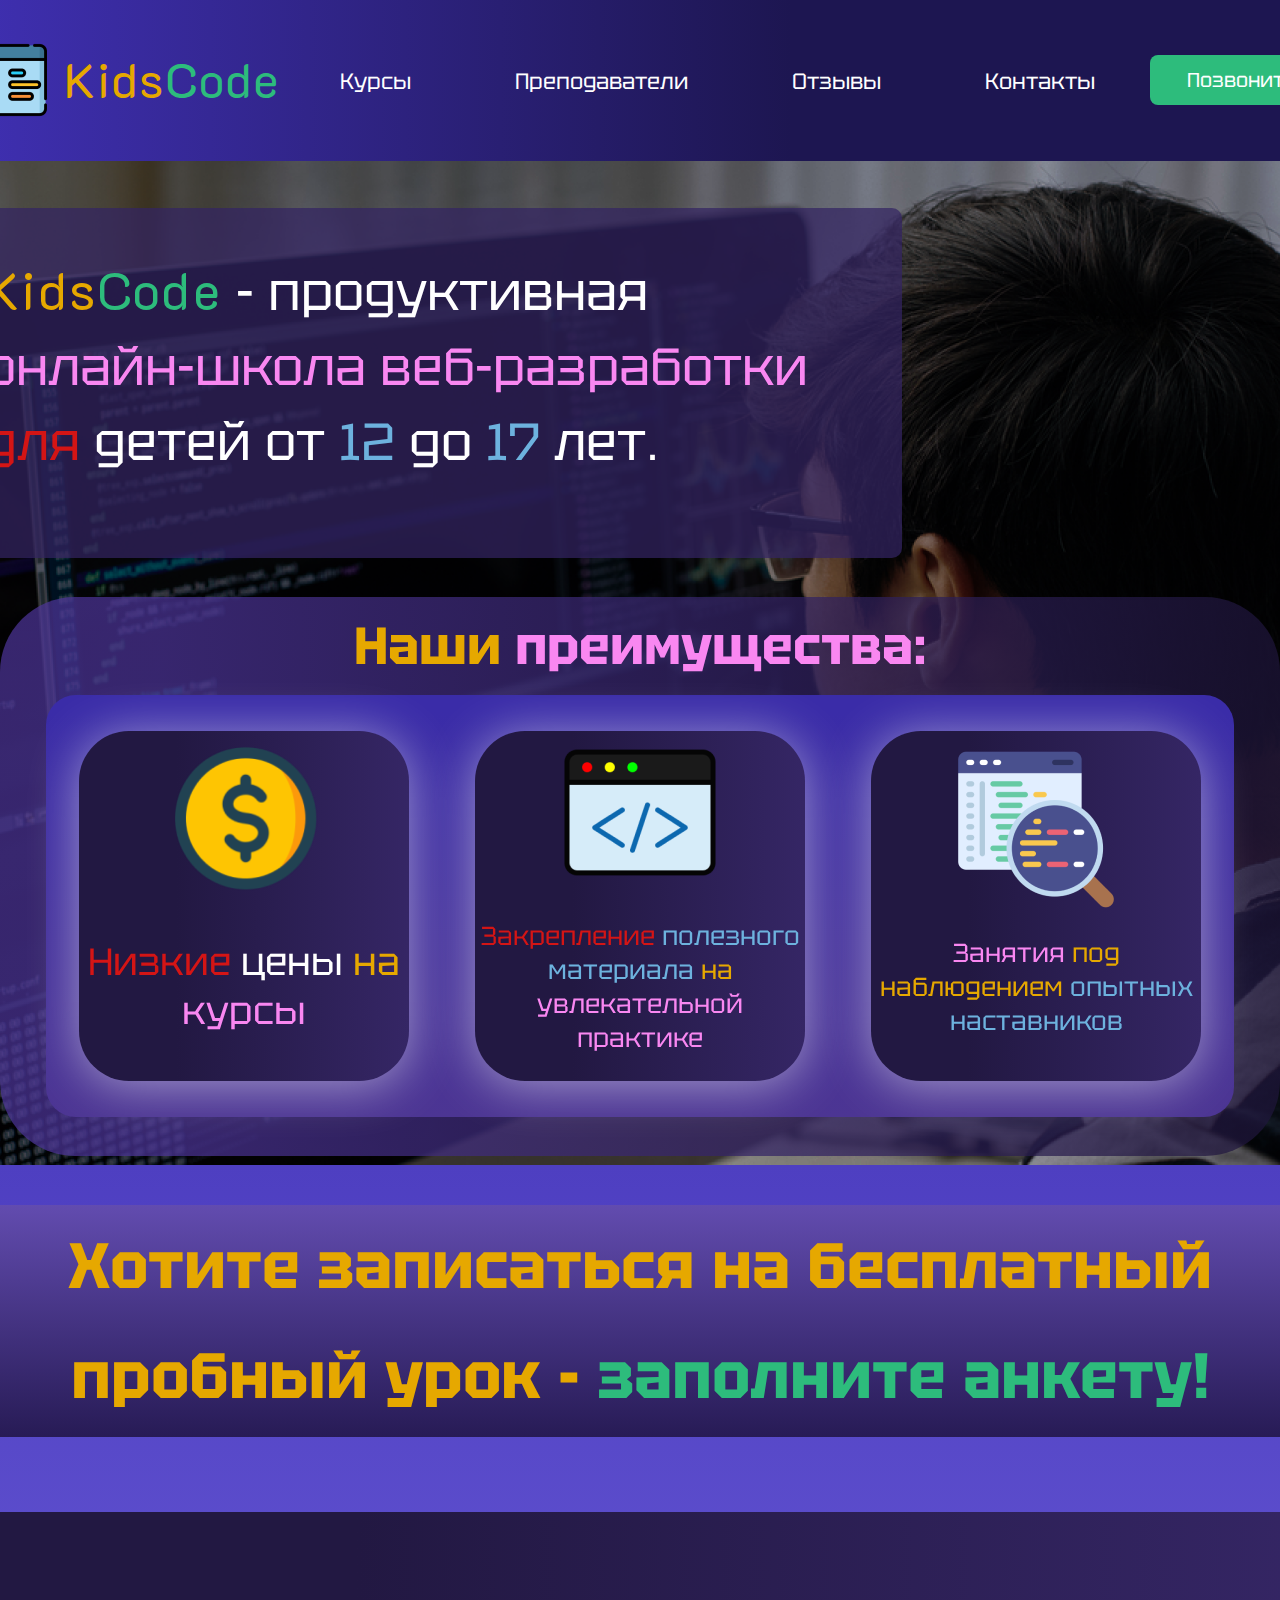
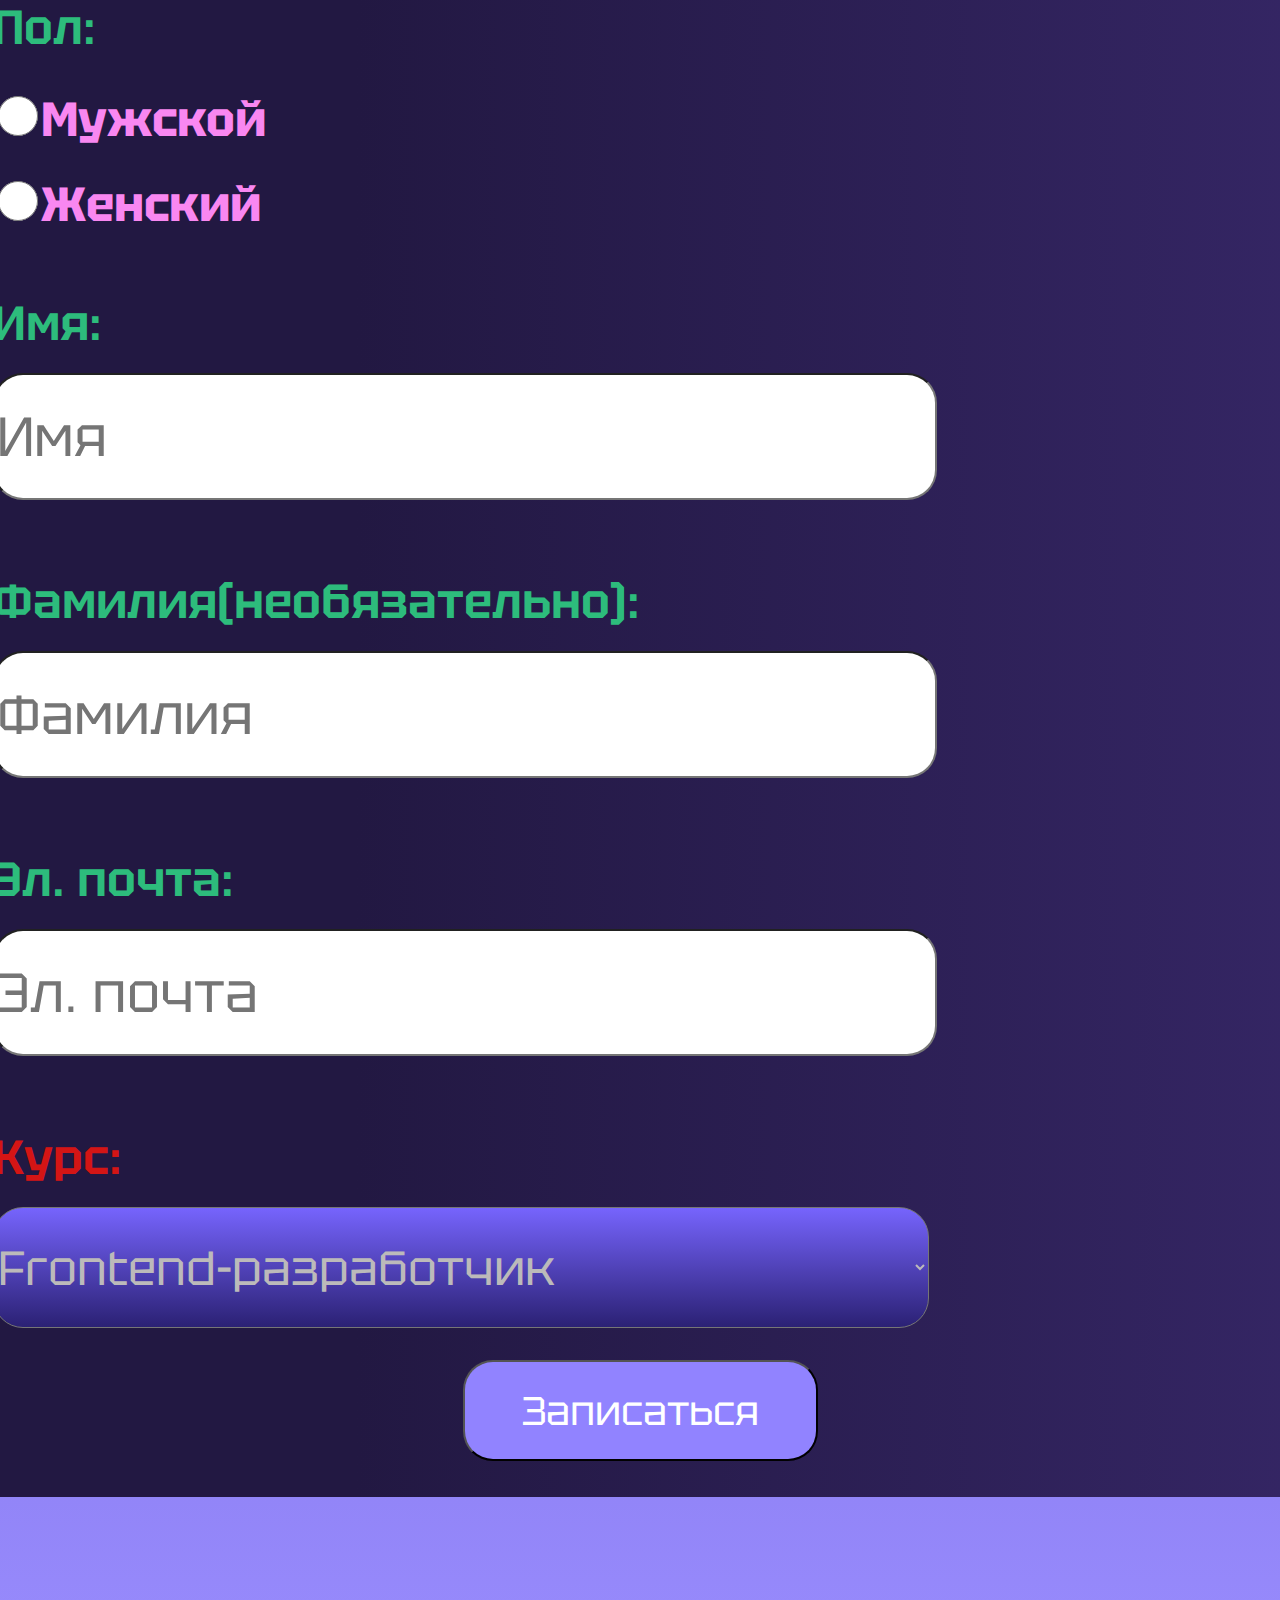
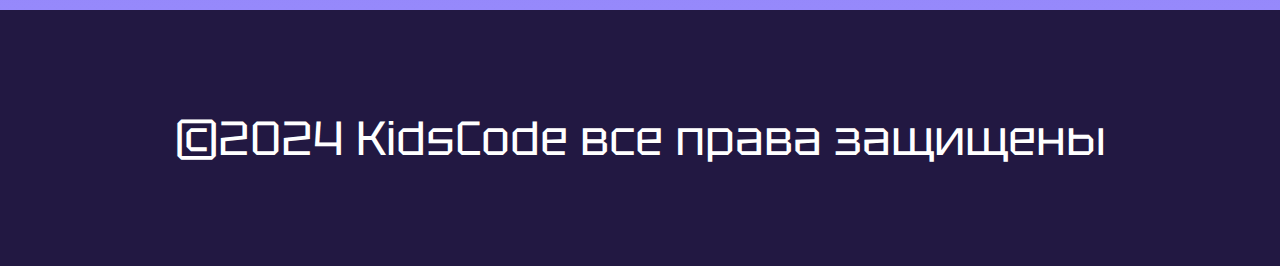
<file: index.html>
<!DOCTYPE html>
<head>
    <meta charset="utf-8">
    <meta name="viewport" content="width=device-content, initial-scale=1">
    <link rel="preconnect" href="https://fonts.googleapis.com">
<link rel="preconnect" href="https://fonts.gstatic.com" crossorigin>
<link href="https://fonts.googleapis.com/css2?family=Bona+Nova+SC:ital,wght@0,400;0,700;1,400&family=Caveat:wght@400..700&family=Cormorant+Garamond:ital,wght@0,300;0,400;0,500;0,600;0,700;1,300;1,400;1,500;1,600;1,700&family=K2D:ital,wght@0,100;0,200;0,300;0,400;0,500;0,600;0,700;0,800;1,100;1,200;1,300;1,400;1,500;1,600;1,700;1,800&family=STIX+Two+Text:ital,wght@0,400..700;1,400..700&display=swap" rel="stylesheet">

    <link rel="preconnect" href="https://fonts.googleapis.com">
<link rel="preconnect" href="https://fonts.gstatic.com" crossorigin>
<link href="https://fonts.googleapis.com/css2?family=Bona+Nova+SC:ital,wght@0,400;0,700;1,400&family=Caveat:wght@400..700&family=Cormorant+Garamond:ital,wght@0,300;0,400;0,500;0,600;0,700;1,300;1,400;1,500;1,600;1,700&family=K2D:ital,wght@0,100;0,200;0,300;0,400;0,500;0,600;0,700;0,800;1,100;1,200;1,300;1,400;1,500;1,600;1,700;1,800&family=STIX+Two+Text:ital,wght@0,400..700;1,400..700&family=Tektur:wght@400..900&display=swap" rel="stylesheet">
    <link rel="stylesheet" href="styles.css">
    <link rel="stylesheet" href="styles_2.css">
    <link rel="stylesheet" href="styles_3.css">
    <title>KidsCode - Онлайн-школа программирования для детей</title>
    <link rel="icon" href="Photos/icon.png" type="image/x-icon"></link>
</head>
<body>
    <dialog class="menu_window" id="WindowMenu">
        <section class="menu_window_upper_panel">
            <article class="menu_window_logo">
                <img class="header_logo_image" src="Photos/imageLogo.png">
                <h1 class="header_logo_text"><span class="text_color_E6A800 logo_style text_font_weight">Kids</span><span class="text_color_2DBC7C logo_style text_font_weight">Code</span></h1>
            </article>
            <img class="window_close_icon" id="WindowClose" src="Photos/Close_icon.png">
        </section>
        <ul class="menu_window_navigation_panel">
            <li class="menu_window_navigation_panel_item" id="windowMainMenu"><span class="text_color_2DBC7C">Гл.</span> <span class="text_color_E6A800">меню</span></li>
            <li class="menu_window_navigation_panel_item" id="windowCourses">Курсы</li>
            <li class="menu_window_navigation_panel_item" id="windowTeachers">Преподаватели</li>
            <li class="menu_window_navigation_panel_item" id="windowReviews">Отзывы</li>
            <li class="menu_window_navigation_panel_item" id="windowContacts">Контакт. данные</li>
        </ul>
    </dialog>
    <header class="header_background">
        <img class="Header_button_menu" id="MenuButton" src="Photos/Header_button_menu.png">
      <article class="header_logo header_navigationPanel_logo" id="Logo">
        <img class="header_logo_image" src="Photos/imageLogo.png">
        <h1 class="header_logo_text"><span class="text_color_E6A800 logo_style text_font_weight">Kids</span><span class="text_color_2DBC7C logo_style text_font_weight">Code</span></h1>
      </article>
      <nav class="header_navigationPanel">
        <ul class="header_navigationPanel_list text_normal_style">
            <li class="header_navigationPanel_item" id="Course">Курсы</li>
            <li class="header_navigationPanel_item" id="Teachers">Преподаватели</li>
            <li class="header_navigationPanel_item" id="Reviews">Отзывы</li>
            <li class="header_navigationPanel_item" id="Contacts">Контакты</li>
        </ul>
      </nav>
      <button class="header_button_call text_normal_style">Позвонить</button>
    </header>
    <main>
        <section class="main_advantages">
            <article class="main_KidsCode">
                <div class="main_KidsCode_textBlock">
                    <p class="main_KidsCode_text text_normal_style"><span class="text_color_E6A800 logo_style text_font_weight">Kids</span><span class="text_color_2DBC7C logo_style text_font_weight">Code</span> - продуктивная <span class="text_color_F987F1 text_font_weight">онлайн-школа веб-разработки</span> <span class="text_color_D41515 text_font_weight">для</span> детей от <span class="text_color_6DB2DE text_font_weight">12</span> до <span class="text_color_6DB2DE text_font_weight">17</span> лет.</p>
                </div>
            </article>
            <article class="main_advantages_block">
                <h2 class="main_title text_normal_style"><span class="text_color_E6A800">Наши</span> <span class="text_color_F987F1">преимущества:</span></h2>
                <section class="main_advantages_subblock">
                    <article class="main_advantages_card">
                        <img class="advantages_card_icon1" src="Photos/icon_coin.png">
                        <p class="advantages_card_text1 text_normal_style"><span class="text_color_D41515">Низкие</span> цены <span class="text_color_E6A800">на</span> <span class="text_color_F987F1">курсы</span></p>
                    </article>
                    <article class="main_advantages_card">
                        <img class="advantages_card_icon2" src="Photos/icon_code.png">
                        <p class="advantages_card_text2 text_normal_style"><span class="text_color_D41515">Закрепление</span> <span class="text_color_6DB2DE">полезного материала</span> <span class="text_color_E6A800">на</span> <span class="text_color_F987F1">увлекательной практике</span></p>
                    </article>
                    <article class="main_advantages_card">
                        <img class="advantages_card_icon3" src="Photos/icon_runningCode.png">
                        <p class="advantages_card_text3 text_normal_style"><span class="text_color_F987F1">Занятия</span> <span class="text_color_E6A800">под наблюдением</span> <span class="text_color_6DB2DE">опытных наставников</span></p>
                    </article>
                </section>
            </article>
        </section>
        <section class="main_form">
            <article class="main_form_block">
                <h2 class="form_title text_color_E6A800">Хотите записаться на бесплатный пробный урок - <span class="text_color_2DBC7C">заполните анкету!</span></h2>
            </article>
            <form class="form_questions" method="post" id="formTrial" action="#">
                <article class="question_gender">
                    <label class="text_color_2DBC7C contacts_request_label" for="telephoneNumber">Пол:</label><br>
                    <input class="form_questions_var" type="radio" name="gender" vaule="Мужской"><span class="text_color_F987F1 form_questions_text">Мужской</span><br>
                    <input class="form_questions_var" type="radio" name="gender" vaule="Женский"><span class="text_color_F987F1 form_questions_text">Женский</span>
                </article><br>
                <article class="question_name">
                    <label class="text_color_2DBC7C contacts_request_label" >Имя:</label><br>
                    <input class="contacts_request_inputLine" type="text" placeholder="Имя">
                </article>
                <article class="question_lastname">
                    <label class="text_color_2DBC7C contacts_request_label" >Фамилия(необязательно):</label><br>
                    <input class="contacts_request_inputLine" type="text" placeholder="Фамилия">
                </article>
                <article class="question_email">
                    <label class="text_color_2DBC7C contacts_request_label">Эл. почта:</label><br>
                    <input class="contacts_request_inputLine" type="email" placeholder="Эл. почта">
                </article>
                <article class="question_course">
                    <label class="text_color_D41515 contacts_request_label">Курс:</label><br>
                    <select class="question_course_var" name="select" size="1">
                        <optgroup label="Выберете курс">
                        <option value="c1">Frontend-разработчик</option>
                        <option value="c2">Backend-разработчик</option>
                        <option value="c3">Fullstack-разработчик</option>
                        </optgroup>
                    </select>
                </article>
                <article class="form_button_container">
                    <button class="form_questions_button" type="sumbut">Записаться</button>
                </article>
            </form>
        </section>
    </main>
    <footer class="footer">
        <p>©2024 KidsCode все права защищены</p>
    </footer>
    <script src="script.js"></script>
</body>
</html>
</file>
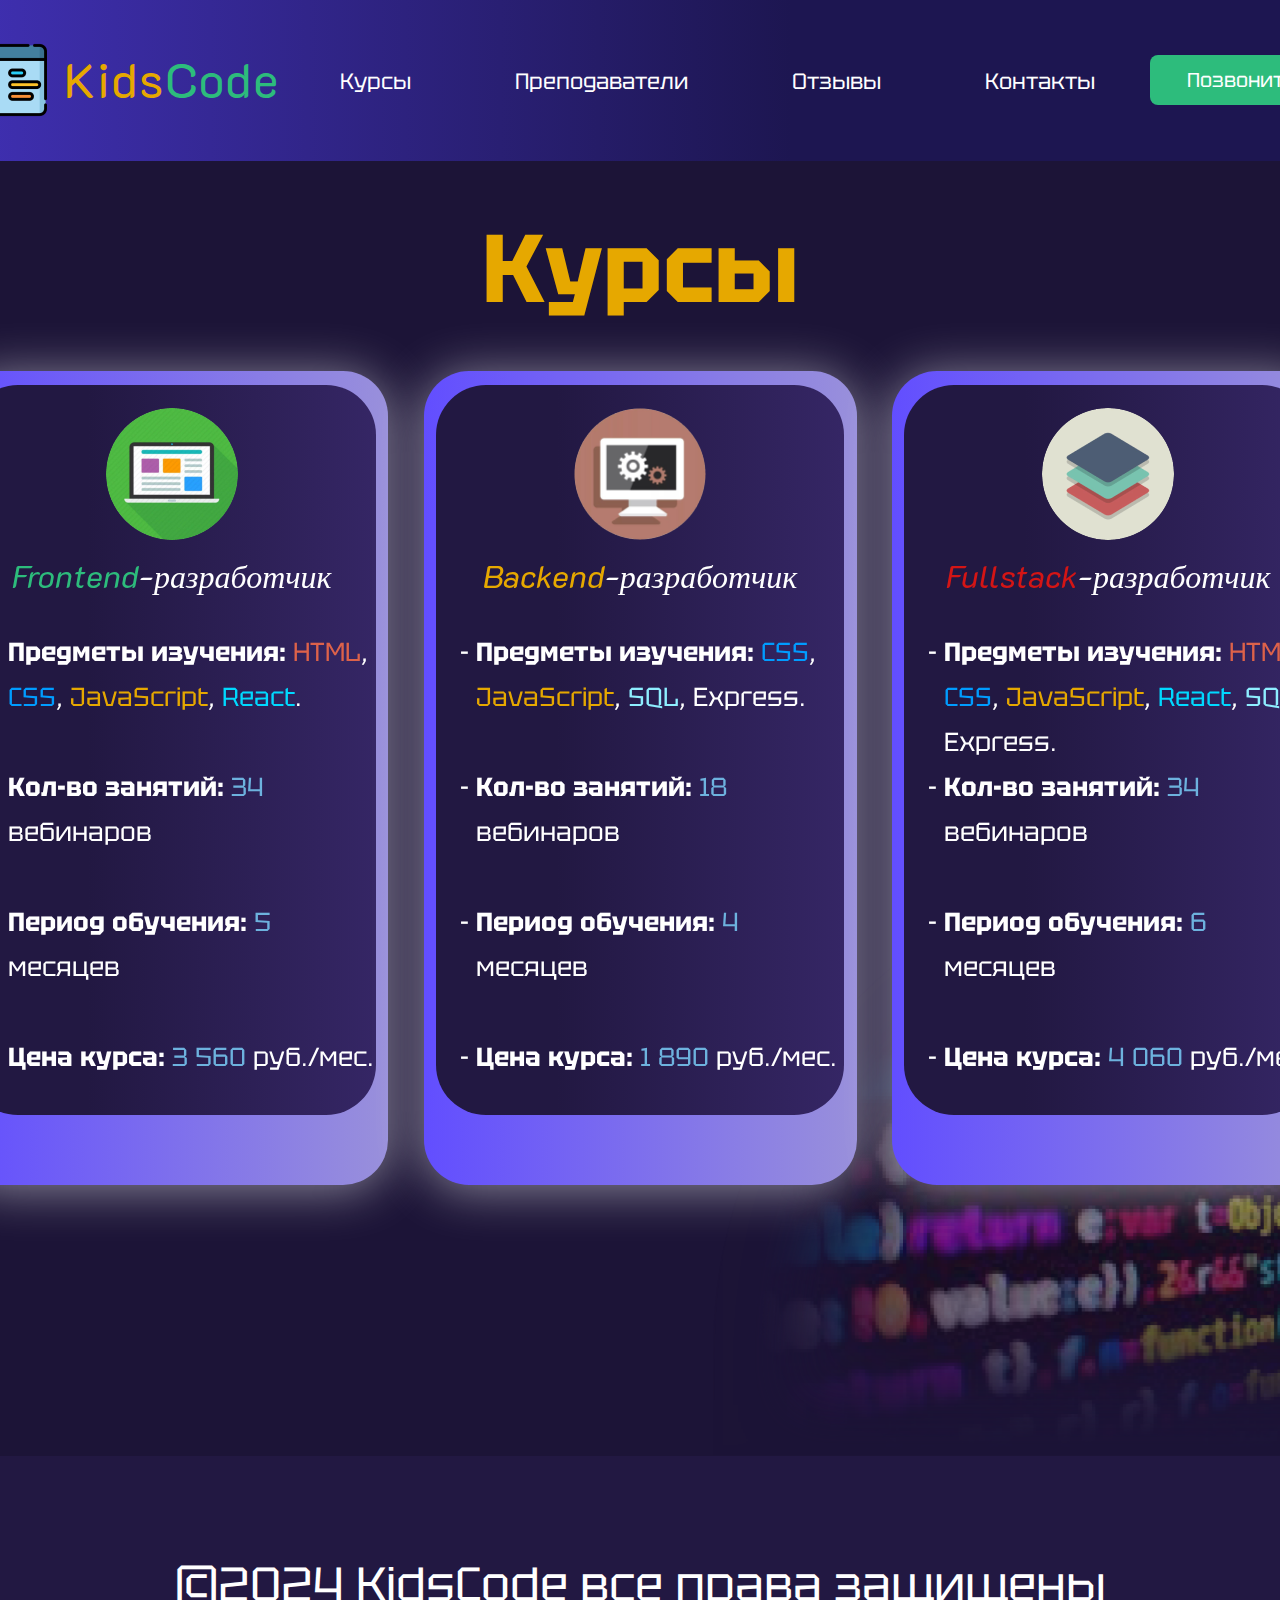
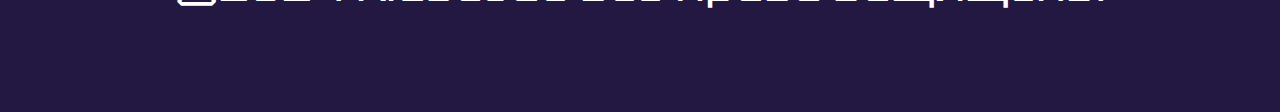
<file: Course.html>
<!DOCTYPE html>
<head>
    <meta name="viewport" content="width=device-content, initial-scale=1">
    <link rel="preconnect" href="https://fonts.googleapis.com">
<link rel="preconnect" href="https://fonts.gstatic.com" crossorigin>
<link href="https://fonts.googleapis.com/css2?family=Bona+Nova+SC:ital,wght@0,400;0,700;1,400&family=Caveat:wght@400..700&family=Cormorant+Garamond:ital,wght@0,300;0,400;0,500;0,600;0,700;1,300;1,400;1,500;1,600;1,700&family=K2D:ital,wght@0,100;0,200;0,300;0,400;0,500;0,600;0,700;0,800;1,100;1,200;1,300;1,400;1,500;1,600;1,700;1,800&family=STIX+Two+Text:ital,wght@0,400..700;1,400..700&display=swap" rel="stylesheet">

    <link rel="preconnect" href="https://fonts.googleapis.com">
<link rel="preconnect" href="https://fonts.gstatic.com" crossorigin>
<link href="https://fonts.googleapis.com/css2?family=Bona+Nova+SC:ital,wght@0,400;0,700;1,400&family=Caveat:wght@400..700&family=Cormorant+Garamond:ital,wght@0,300;0,400;0,500;0,600;0,700;1,300;1,400;1,500;1,600;1,700&family=K2D:ital,wght@0,100;0,200;0,300;0,400;0,500;0,600;0,700;0,800;1,100;1,200;1,300;1,400;1,500;1,600;1,700;1,800&family=STIX+Two+Text:ital,wght@0,400..700;1,400..700&family=Tektur:wght@400..900&display=swap" rel="stylesheet">
    <link rel="stylesheet" href="Course.css">
    <link rel="stylesheet" href="styles_2.css">
    <link rel="stylesheet" href="styles_3.css">
    <title>KidsCode - Онлайн-школа программирования для детей</title>
    <link rel="icon" href="Photos/icon.png" type="image/x-icon"></link>
</head>
<body>
    <dialog class="menu_window" id="WindowMenu">
        <section class="menu_window_upper_panel">
            <article class="menu_window_logo">
                <img class="header_logo_image" src="Photos/imageLogo.png">
                <h1 class="header_logo_text"><span class="text_color_E6A800 logo_style text_font_weight">Kids</span><span class="text_color_2DBC7C logo_style text_font_weight">Code</span></h1>
            </article>
            <img class="window_close_icon" id="WindowClose" src="Photos/Close_icon.png">
        </section>
        <ul class="menu_window_navigation_panel">
            <li class="menu_window_navigation_panel_item" id="windowMainMenu"><span class="text_color_2DBC7C">Гл.</span> <span class="text_color_E6A800">меню</span></li>
            <li class="menu_window_navigation_panel_item" id="windowCourses">Курсы</li>
            <li class="menu_window_navigation_panel_item" id="windowTeachers">Преподаватели</li>
            <li class="menu_window_navigation_panel_item" id="windowReviews">Отзывы</li>
            <li class="menu_window_navigation_panel_item" id="windowContacts">Контакт. данные</li>
        </ul>
    </dialog>
    <header class="header_background">
        <img class="Header_button_menu" id="MenuButton" src="Photos/Header_button_menu.png">
        <article class="header_logo header_navigationPanel_logo" id="Logo">
            <img class="header_logo_image" src="Photos/imageLogo.png">
            <h1 class="header_logo_text"><span class="text_color_E6A800 logo_style text_font_weight">Kids</span><span class="text_color_2DBC7C logo_style text_font_weight">Code</span></h1>
          </article>
          <nav class="header_navigationPanel">
            <ul class="header_navigationPanel_list text_normal_style">
                <li class="header_navigationPanel_item" id="Course">Курсы</li>
                <li class="header_navigationPanel_item" id="Teachers">Преподаватели</li>
                <li class="header_navigationPanel_item" id="Reviews">Отзывы</li>
                <li class="header_navigationPanel_item" id="Contacts">Контакты</li>
            </ul>
          </nav>
          <button class="header_button_call text_normal_style">Позвонить</button>
    </header>
    <main>
        <section class="main_course">
            <h2 class="main_course_title text_color_E6A800">Курсы</h2>
            <section class="main_course_cards_container">
                <article class="main_course_cards_item">
                    <article class="main_course_card_frontend">
                        <img class="course_card_image_frontend" src="Photos/Frontend icon.png">
                        <p class="course_text_frontend text_font_weight"><span class="text_color_2DBC7C">Frontend</span>-разработчик</p>
                        <ul class="text_normal_style course_card_text">
                            <li><span class="text_font_weight_bold">Предметы изучения:</span> <span class="text_color_DD624A">HTML</span>, <span class="text_color_009CFF">CSS</span>, <span class="text_color_E6A800">JavaScript</span>, <span class="text_color_00D9FF">React</span>.</li><br>
                            <li><span class="text_font_weight_bold">Кол-во занятий:</span>  <span class="text_color_6DB2DE">34</span> вебинаров</li><br>
                            <li><span class="text_font_weight_bold">Период обучения:</span> <span class="text_color_6DB2DE">5</span> месяцев</li><br>
                            <li><span class="text_font_weight_bold">Цена курса:</span> <span class="text_color_6DB2DE">3 560</span> руб./мес.</li>
                        </ul>
                    </article>
                </article>
                <article class="main_course_cards_item">
                    <article class="main_course_card_backend">
                        <img class="course_card_image_backend" src="Photos/Backend icon.png">
                        <p class="course_text_backend text_font_weight"><span class="text_color_E6A800">Backend</span>-разработчик</p>
                        <ul class="text_normal_style course_card_text">
                            <li><span class="text_font_weight_bold">Предметы изучения:</span> <span class="text_color_009CFF">CSS</span>, <span class="text_color_E6A800">JavaScript</span>, <span class="text_color_8EEEFF">SQL</span>, Express.</li><br>
                            <li><span class="text_font_weight_bold">Кол-во занятий:</span> <span class="text_color_6DB2DE">18</span> вебинаров</li><br>
                            <li><span class="text_font_weight_bold">Период обучения:</span> <span class="text_color_6DB2DE">4</span> месяцев</li><br>
                            <li><span class="text_font_weight_bold">Цена курса:</span> <span class="text_color_6DB2DE">1 890</span> руб./мес.</li>
                        </ul>
                    </article>
                </article>
                <article class="main_course_cards_item">
                    <article class="main_course_card_fullstack">
                        <img class="course_card_image_fullstack" src="Photos/Fullstack icon.png">
                        <p class="course_text_fullstack text_font_weight"><span class="text_color_D41515">Fullstack</span>-разработчик</p>
                        <ul class="text_normal_style course_card_text">
                            <li><span class="text_font_weight_bold">Предметы изучения:</span> <span class="text_color_DD624A">HTML</span>, <span class="text_color_009CFF">CSS</span>, <span class="text_color_E6A800">JavaScript</span>, <span class="text_color_00D9FF">React</span>, <span class="text_color_8EEEFF">SQL</span>, Express.</li>
                            <li><span class="text_font_weight_bold">Кол-во занятий:</span>  <span class="text_color_6DB2DE">34</span> вебинаров</li><br>
                            <li><span class="text_font_weight_bold">Период обучения:</span> <span class="text_color_6DB2DE">6</span> месяцев</li><br>
                            <li><span class="text_font_weight_bold">Цена курса:</span> <span class="text_color_6DB2DE">4 060</span> руб./мес.</li>
                        </ul>
                    </article>
                </article>
            </section>
            <img class="main_course_image_background" src="Photos/code_background.png">  
        </section>
    </main>
    <footer class="footer">
        <p>©2024 KidsCode все права защищены</p>
    </footer>
    <script src="script.js"></script>
</body>
</html>
</file>
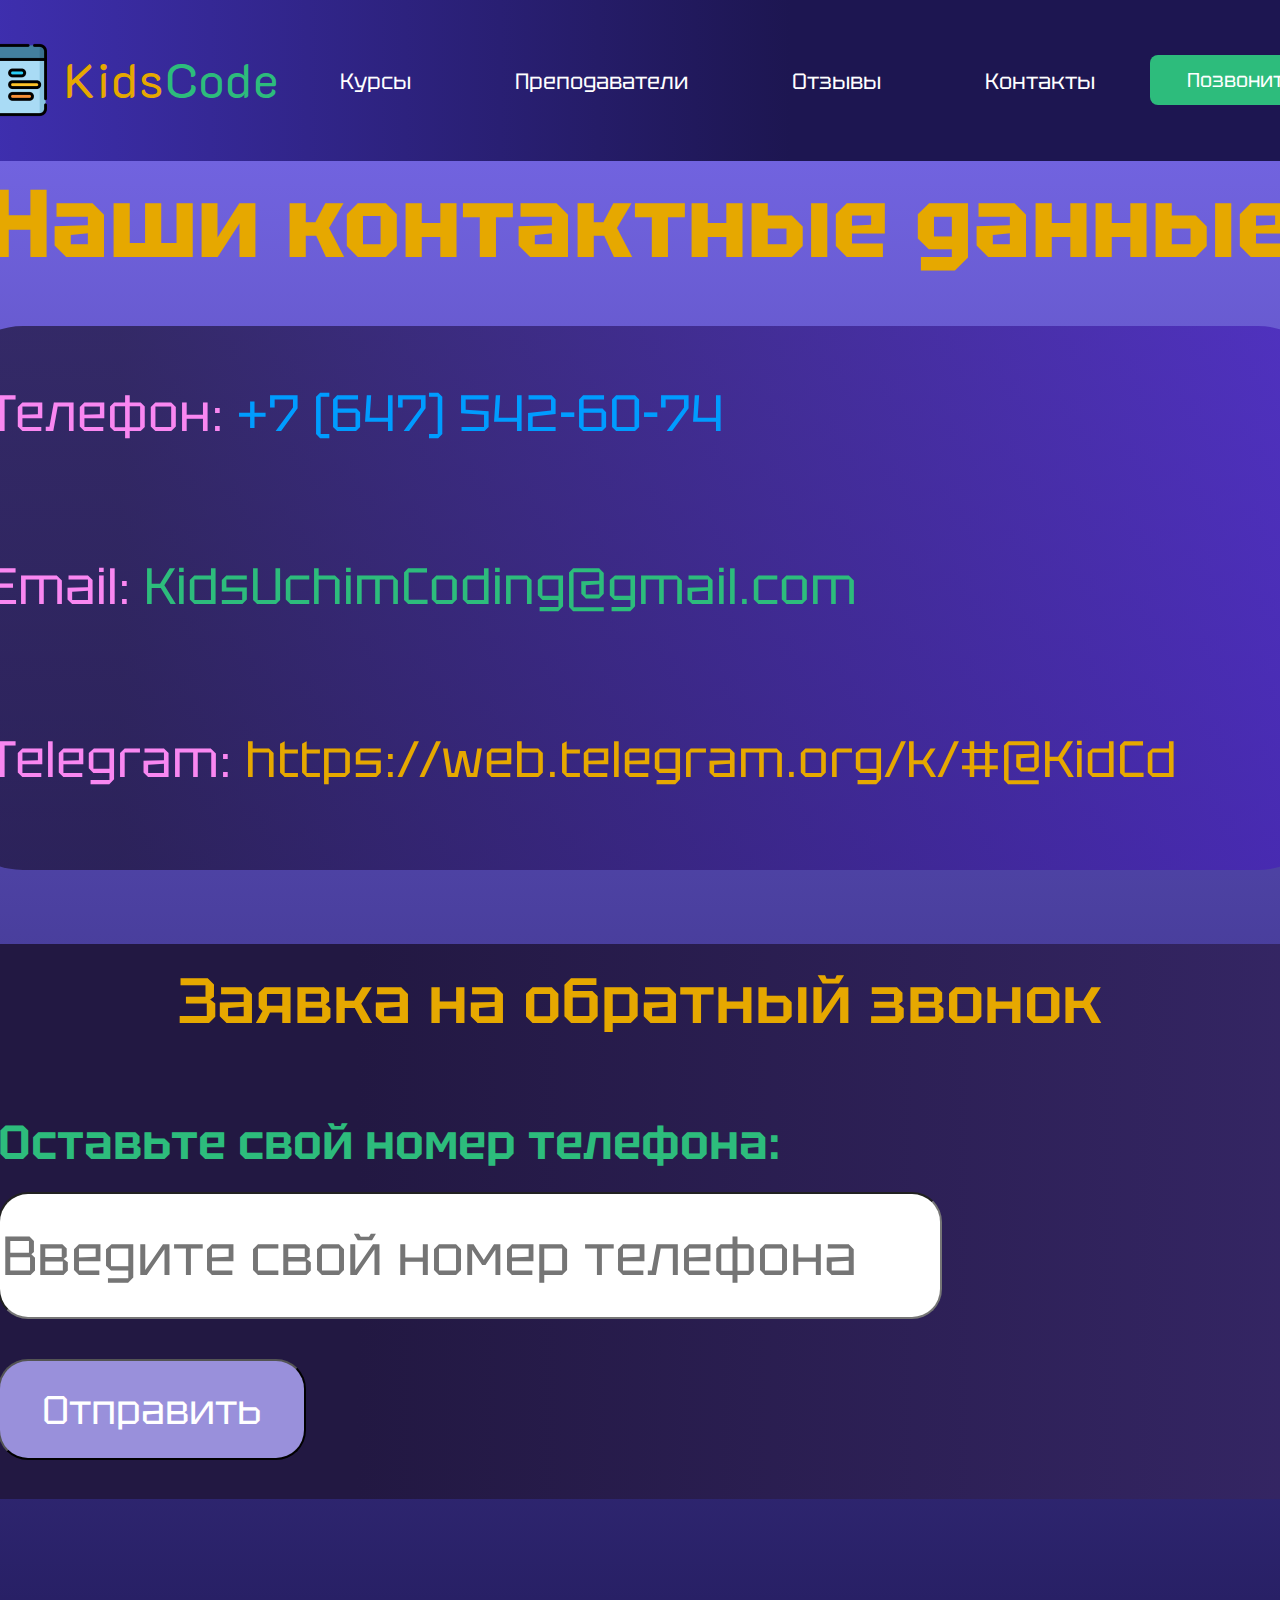
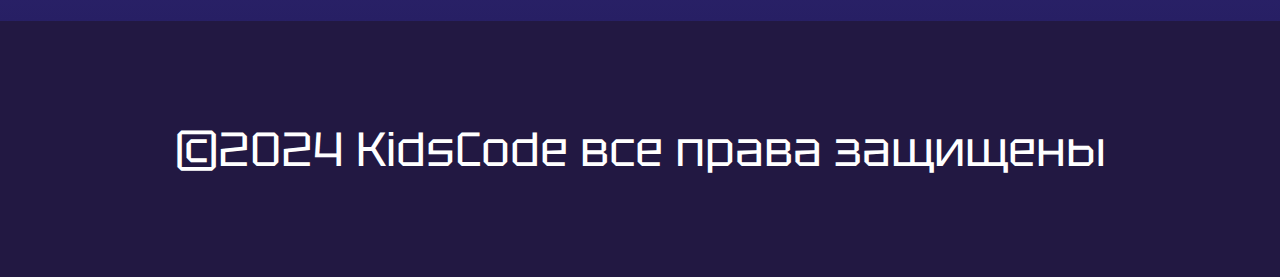
<file: Request.html>
<!DOCTYPE html>
<head>
    <meta name="viewport" content="width=device-content, initial-scale=1">
    <link rel="preconnect" href="https://fonts.googleapis.com">
<link rel="preconnect" href="https://fonts.gstatic.com" crossorigin>
<link href="https://fonts.googleapis.com/css2?family=Bona+Nova+SC:ital,wght@0,400;0,700;1,400&family=Caveat:wght@400..700&family=Cormorant+Garamond:ital,wght@0,300;0,400;0,500;0,600;0,700;1,300;1,400;1,500;1,600;1,700&family=K2D:ital,wght@0,100;0,200;0,300;0,400;0,500;0,600;0,700;0,800;1,100;1,200;1,300;1,400;1,500;1,600;1,700;1,800&family=STIX+Two+Text:ital,wght@0,400..700;1,400..700&display=swap" rel="stylesheet">

    <link rel="preconnect" href="https://fonts.googleapis.com">
<link rel="preconnect" href="https://fonts.gstatic.com" crossorigin>
<link href="https://fonts.googleapis.com/css2?family=Bona+Nova+SC:ital,wght@0,400;0,700;1,400&family=Caveat:wght@400..700&family=Cormorant+Garamond:ital,wght@0,300;0,400;0,500;0,600;0,700;1,300;1,400;1,500;1,600;1,700&family=K2D:ital,wght@0,100;0,200;0,300;0,400;0,500;0,600;0,700;0,800;1,100;1,200;1,300;1,400;1,500;1,600;1,700;1,800&family=STIX+Two+Text:ital,wght@0,400..700;1,400..700&family=Tektur:wght@400..900&display=swap" rel="stylesheet">
    <link rel="stylesheet" href="styles.css">
    <link rel="stylesheet" href="styles_2.css">
    <link rel="stylesheet" href="styles_3.css">
    <title>KidsCode - Онлайн-школа программирования для детей</title>
    <link rel="icon" href="Photos/icon.png" type="image/x-icon"></link>
</head>
<body>
    <dialog class="menu_window" id="WindowMenu">
        <section class="menu_window_upper_panel">
            <article class="menu_window_logo">
                <img class="header_logo_image" src="Photos/imageLogo.png">
                <h1 class="header_logo_text"><span class="text_color_E6A800 logo_style text_font_weight">Kids</span><span class="text_color_2DBC7C logo_style text_font_weight">Code</span></h1>
            </article>
            <img class="window_close_icon" id="WindowClose" src="Photos/Close_icon.png">
        </section>
        <ul class="menu_window_navigation_panel">
            <li class="menu_window_navigation_panel_item" id="windowMainMenu"><span class="text_color_2DBC7C">Гл.</span> <span class="text_color_E6A800">меню</span></li>
            <li class="menu_window_navigation_panel_item" id="windowCourses">Курсы</li>
            <li class="menu_window_navigation_panel_item" id="windowTeachers">Преподаватели</li>
            <li class="menu_window_navigation_panel_item" id="windowReviews">Отзывы</li>
            <li class="menu_window_navigation_panel_item" id="windowContacts">Контакт. данные</li>
        </ul>
    </dialog>
    <header class="header_background">
        <img class="Header_button_menu" id="MenuButton" src="Photos/Header_button_menu.png">
      <article class="header_logo header_navigationPanel_logo" id="Logo">
        <img class="header_logo_image" src="Photos/imageLogo.png">
        <h1 class="header_logo_text"><span class="text_color_E6A800 logo_style text_font_weight">Kids</span><span class="text_color_2DBC7C logo_style text_font_weight">Code</span></h1>
      </article>
      <nav class="header_navigationPanel">
        <ul class="header_navigationPanel_list text_normal_style">
            <li class="header_navigationPanel_item" id="Course">Курсы</li>
            <li class="header_navigationPanel_item" id="Teachers">Преподаватели</li>
            <li class="header_navigationPanel_item" id="Reviews">Отзывы</li>
            <li class="header_navigationPanel_item" id="Contacts">Контакты</li>
        </ul>
      </nav>
      <button class="header_button_call text_normal_style">Позвонить</button>
    </header>
    <main>
        <section class="main_contacts">
            <h2 class="main_contacts_title text_color_E6A800">Наши контактные данные</h2>
            <article class="main_contacts_tel_email_tg">
                <ul class="contacts_card_list">
                    <li class="text_color_F987F1">Телефон: <span class="text_color_009CFF">+7 (647) 542-60-74</span></li>
                    <li class="text_color_F987F1">Email: <span class="text_color_2DBC7C">KidsUchimCoding@gmail.com</span></li>
                    <li class="text_color_F987F1">Telegram: <span class="text_color_E6A800">https://web.telegram.org/k/#@KidCd</span></li>
                </ul>
            </article>
            <section class="main_contacts_request">
                <h3 class="main_contacts_request_title text_color_E6A800">Заявка на обратный звонок</h3>
                <form class="main_contacts_request_form" method="post">
                    <label class="text_color_2DBC7C contacts_request_label" for="telephoneNumber">Оставьте свой номер телефона:</label>
                    <input class="contacts_request_inputLine" type="tel" placeholder="Введите свой номер телефона" id="telephoneNumber">
                    <button class="contacts_request_button" type="sumbut">Отправить</button>
                </form>
            </section>
        </section>
    </main>
    <footer class="footer">
        <p>©2024 KidsCode все права защищены</p>
    </footer>
    <script src="script.js"></script>
</body>
</html>
</file>
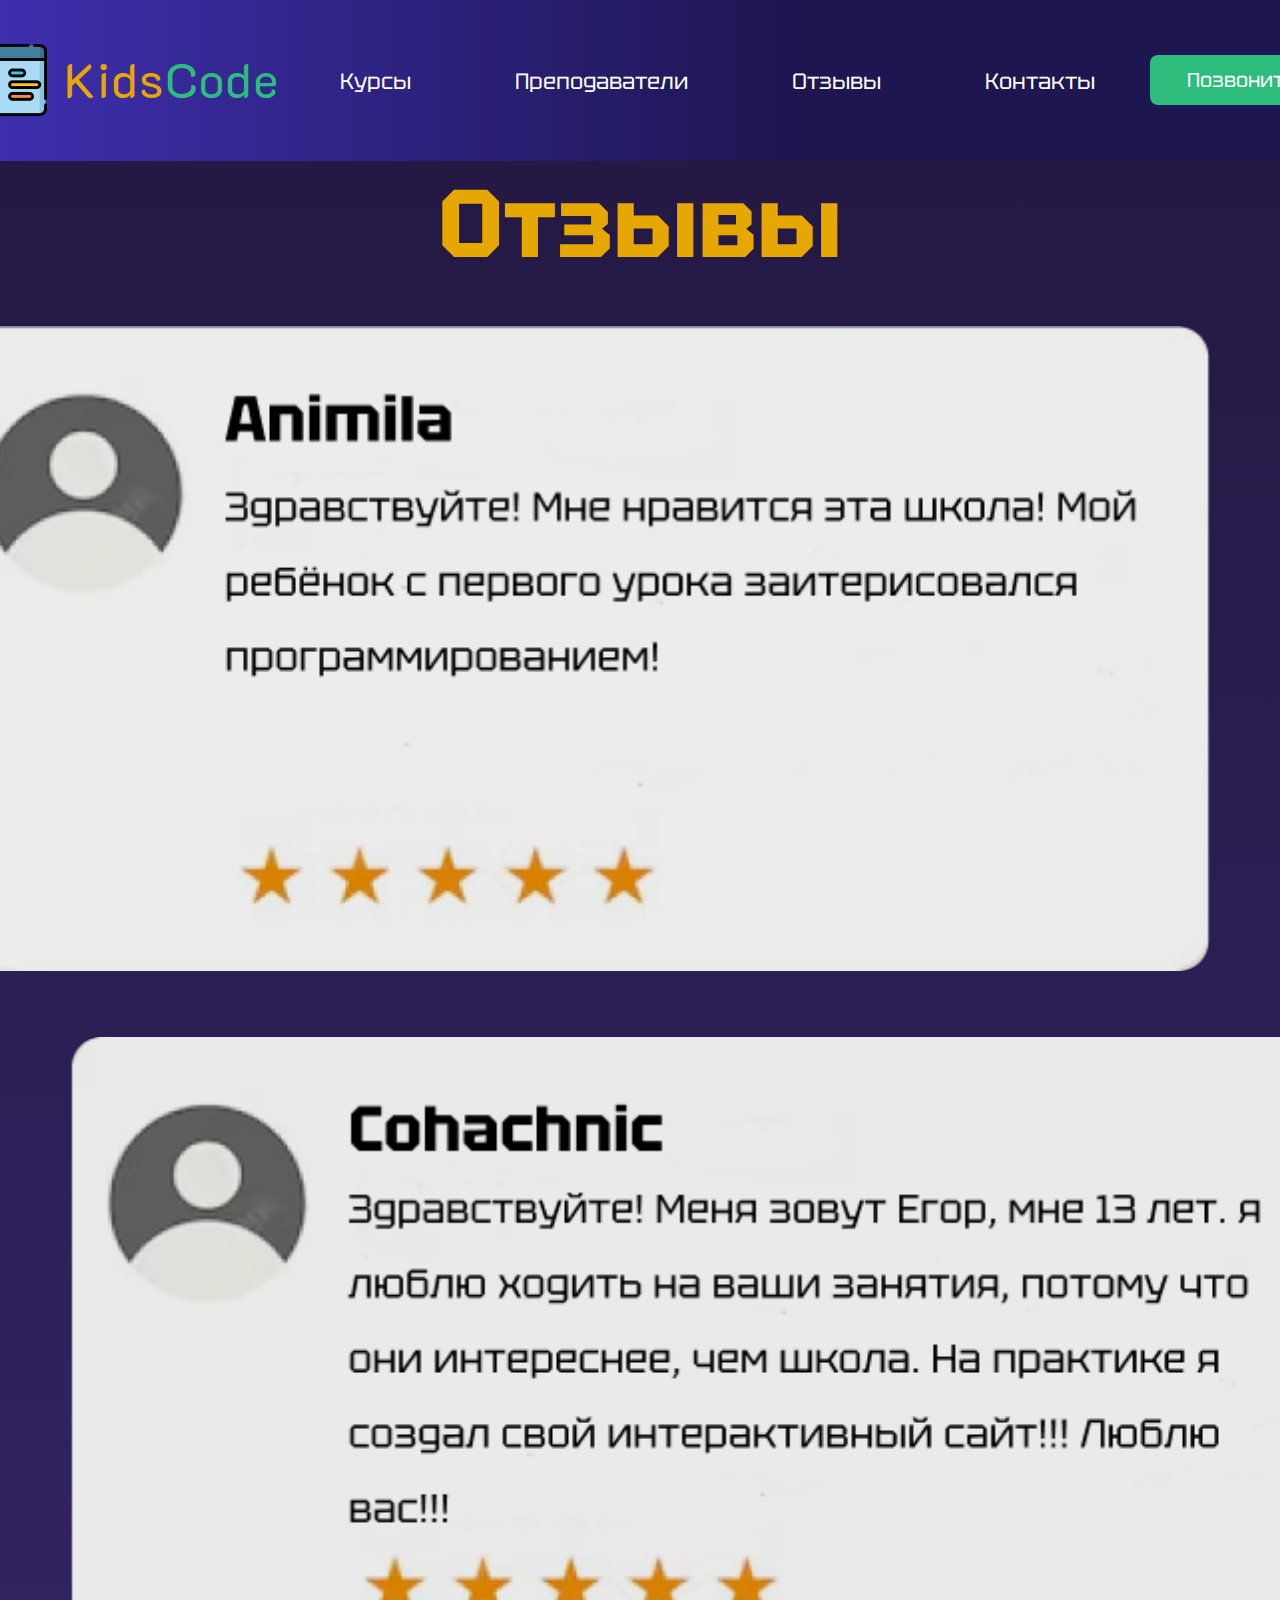
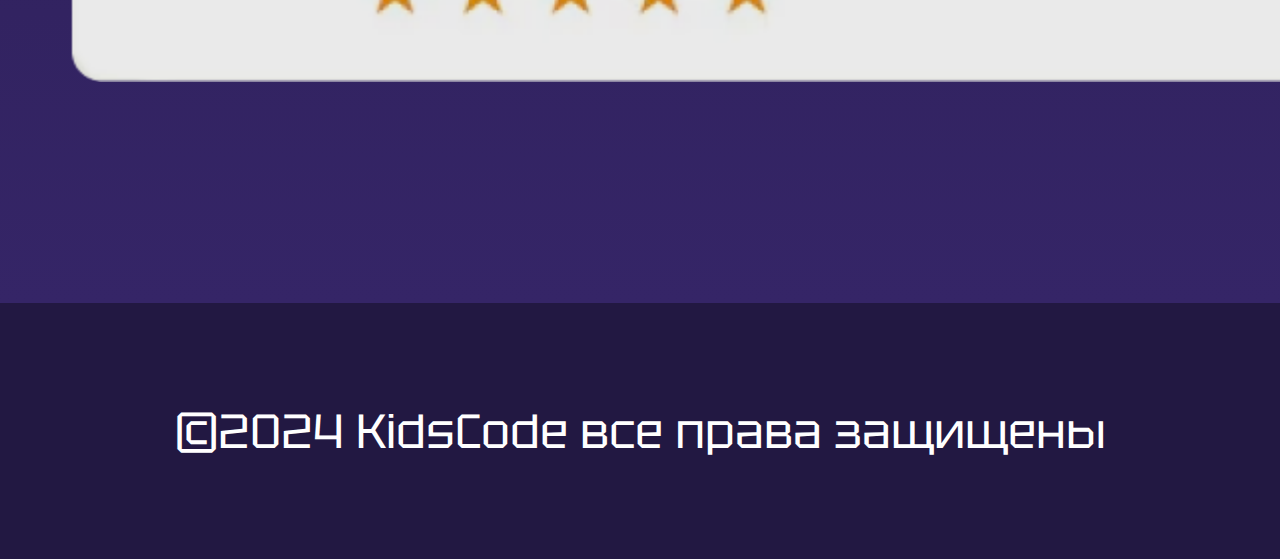
<file: Reviews.html>
<!DOCTYPE html>
<head>
    <meta name="viewport" content="width=device-content, initial-scale=1">
    <link rel="preconnect" href="https://fonts.googleapis.com">
<link rel="preconnect" href="https://fonts.gstatic.com" crossorigin>
<link href="https://fonts.googleapis.com/css2?family=Bona+Nova+SC:ital,wght@0,400;0,700;1,400&family=Caveat:wght@400..700&family=Cormorant+Garamond:ital,wght@0,300;0,400;0,500;0,600;0,700;1,300;1,400;1,500;1,600;1,700&family=K2D:ital,wght@0,100;0,200;0,300;0,400;0,500;0,600;0,700;0,800;1,100;1,200;1,300;1,400;1,500;1,600;1,700;1,800&family=STIX+Two+Text:ital,wght@0,400..700;1,400..700&display=swap" rel="stylesheet">

    <link rel="preconnect" href="https://fonts.googleapis.com">
<link rel="preconnect" href="https://fonts.gstatic.com" crossorigin>
<link href="https://fonts.googleapis.com/css2?family=Bona+Nova+SC:ital,wght@0,400;0,700;1,400&family=Caveat:wght@400..700&family=Cormorant+Garamond:ital,wght@0,300;0,400;0,500;0,600;0,700;1,300;1,400;1,500;1,600;1,700&family=K2D:ital,wght@0,100;0,200;0,300;0,400;0,500;0,600;0,700;0,800;1,100;1,200;1,300;1,400;1,500;1,600;1,700;1,800&family=STIX+Two+Text:ital,wght@0,400..700;1,400..700&family=Tektur:wght@400..900&display=swap" rel="stylesheet">
    <link rel="stylesheet" href="styles.css">
    <link rel="stylesheet" href="styles_2.css">
    <link rel="stylesheet" href="styles_3.css">
    <title>KidsCode - Онлайн-школа программирования для детей</title>
    <link rel="icon" href="Photos/icon.png" type="image/x-icon"></link>
</head>
<body>
    <dialog class="menu_window" id="WindowMenu">
        <section class="menu_window_upper_panel">
            <article class="menu_window_logo">
                <img class="header_logo_image" src="Photos/imageLogo.png">
                <h1 class="header_logo_text"><span class="text_color_E6A800 logo_style text_font_weight">Kids</span><span class="text_color_2DBC7C logo_style text_font_weight">Code</span></h1>
            </article>
            <img class="window_close_icon" id="WindowClose" src="Photos/Close_icon.png">
        </section>
        <ul class="menu_window_navigation_panel">
            <li class="menu_window_navigation_panel_item" id="windowMainMenu"><span class="text_color_2DBC7C">Гл.</span> <span class="text_color_E6A800">меню</span></li>
            <li class="menu_window_navigation_panel_item" id="windowCourses">Курсы</li>
            <li class="menu_window_navigation_panel_item" id="windowTeachers">Преподаватели</li>
            <li class="menu_window_navigation_panel_item" id="windowReviews">Отзывы</li>
            <li class="menu_window_navigation_panel_item" id="windowContacts">Контакт. данные</li>
        </ul>
    </dialog>
    <header class="header_background">
        <img class="Header_button_menu" id="MenuButton" src="Photos/Header_button_menu.png">
        <article class="header_logo header_navigationPanel_logo" id="Logo">
            <img class="header_logo_image" src="Photos/imageLogo.png">
            <h1 class="header_logo_text"><span class="text_color_E6A800 logo_style text_font_weight">Kids</span><span class="text_color_2DBC7C logo_style text_font_weight">Code</span></h1>
          </article>
          <nav class="header_navigationPanel">
            <ul class="header_navigationPanel_list text_normal_style">
                <li class="header_navigationPanel_item" id="Course">Курсы</li>
                <li class="header_navigationPanel_item" id="Teachers">Преподаватели</li>
                <li class="header_navigationPanel_item" id="Reviews">Отзывы</li>
                <li class="header_navigationPanel_item" id="Contacts">Контакты</li>
            </ul>
          </nav>
          <button class="header_button_call text_normal_style">Позвонить</button>
    </header>
    <main>
        <section class="main_reviews">
            <h2 class="main_reviews_title text_color_E6A800">Отзывы</h2>
                <article class="main_review1_container">
                    <img class="main_review_image" src="Photos/image_review1.png">
                </article>
                <article class="main_review2_container">
                    <img class="main_review_image" src="Photos/image_review2.png">
                </article>
        </section>
    </main>
    <footer class="footer">
        <p>©2024 KidsCode все права защищены</p>
    </footer> 
    <script src="script.js"></script>
</body>
</html>
</file>
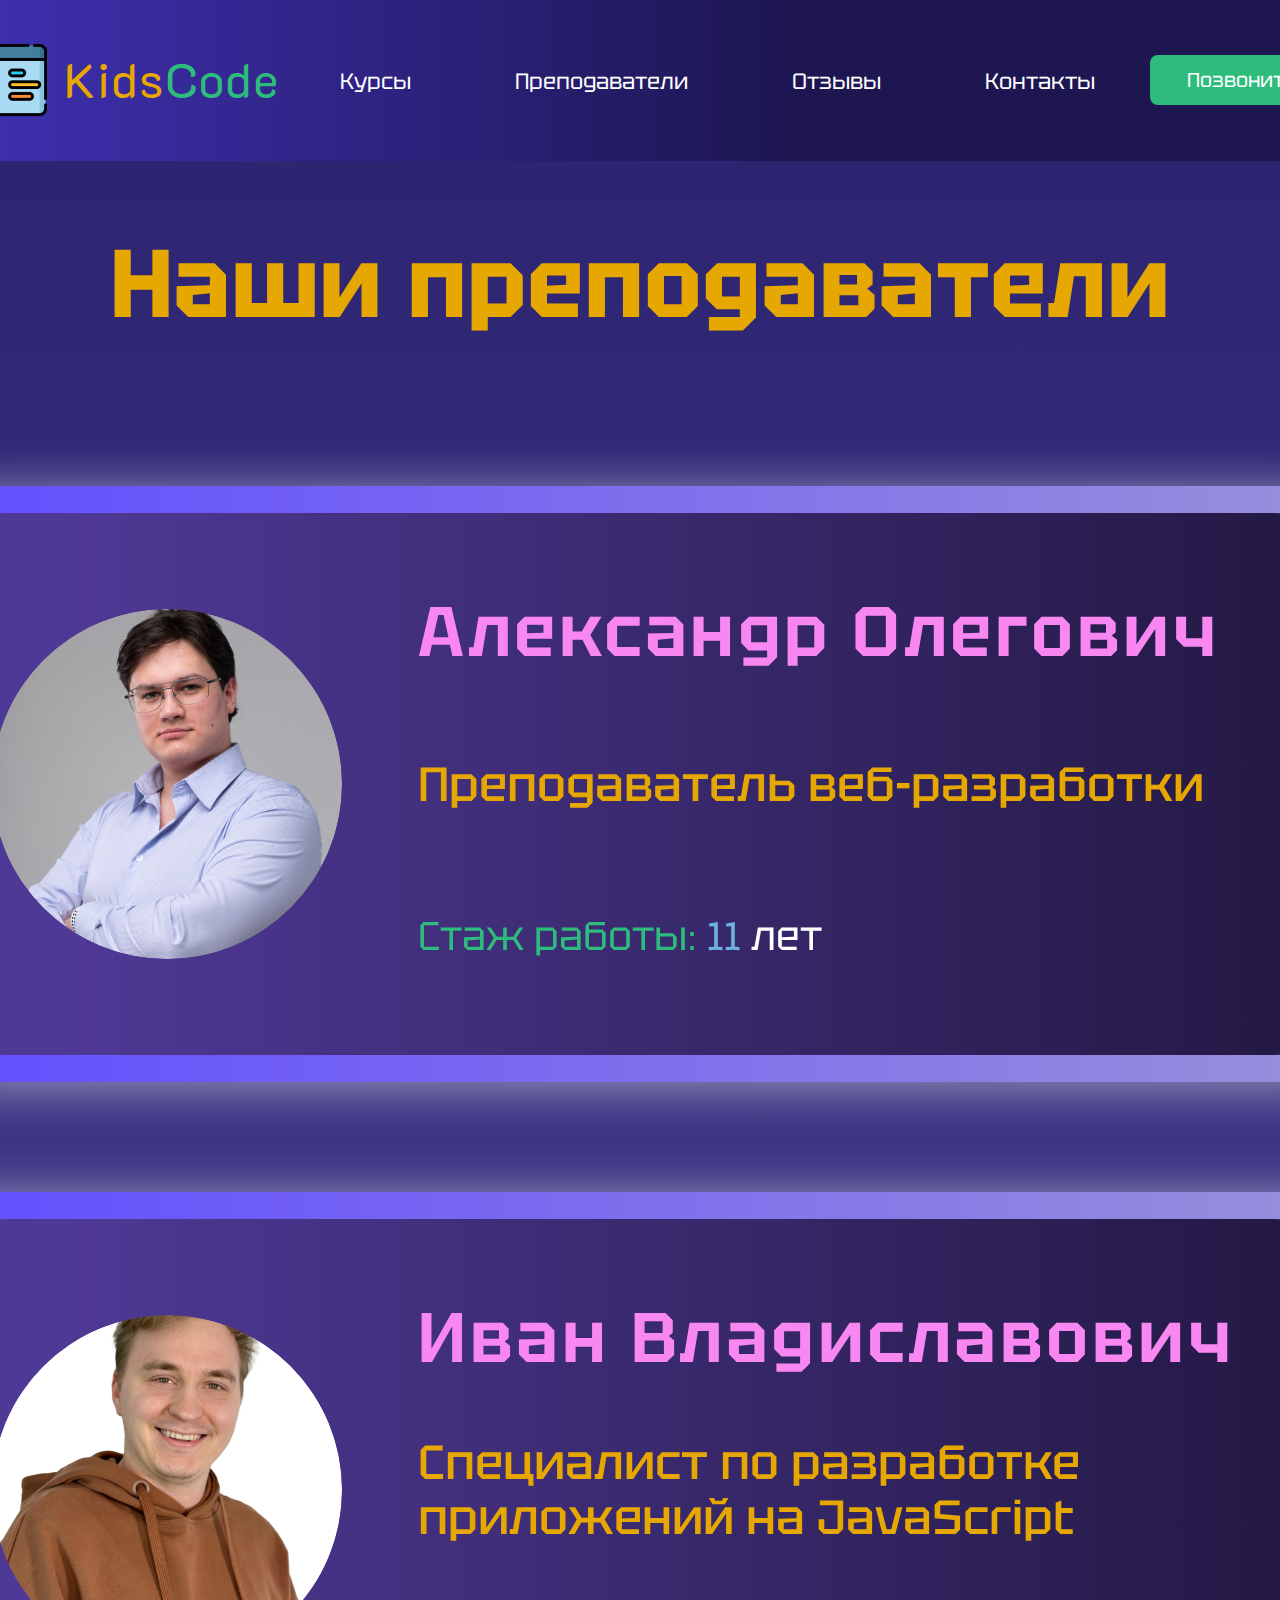
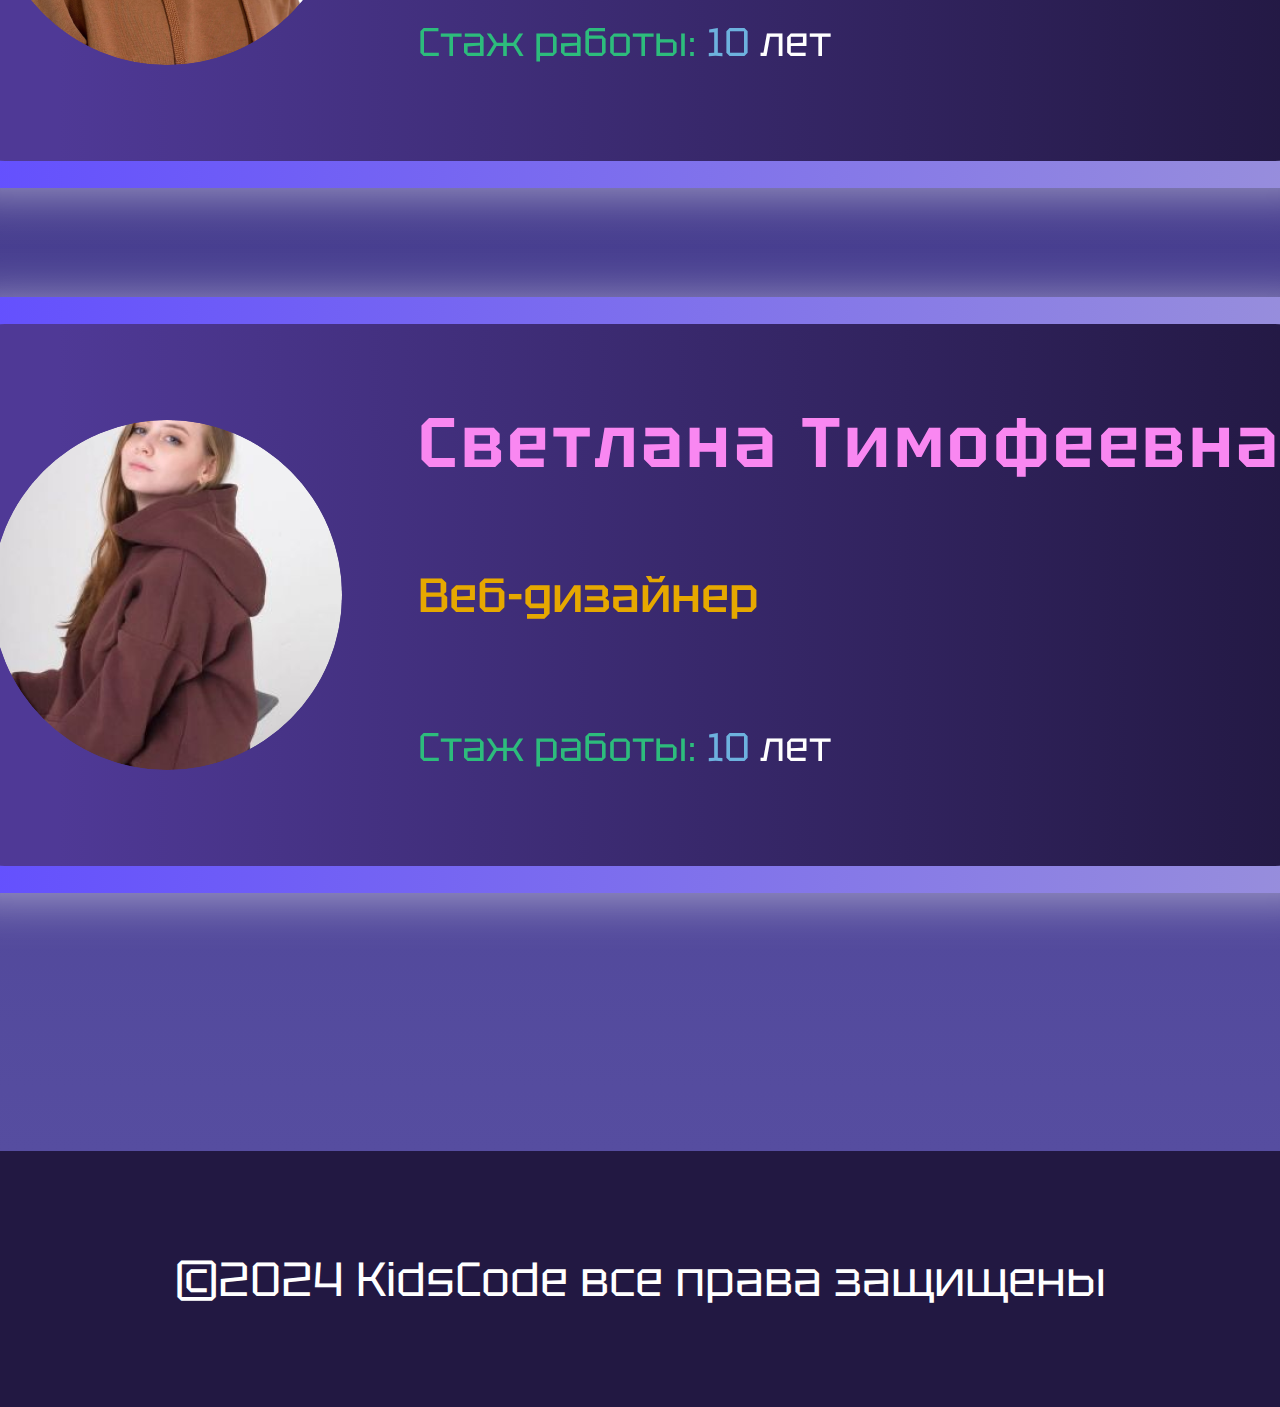
<file: Teachers.html>
<!DOCTYPE html>
<head>
    <meta name="viewport" content="width=device-content, initial-scale=1">
    <link rel="preconnect" href="https://fonts.googleapis.com">
<link rel="preconnect" href="https://fonts.gstatic.com" crossorigin>
<link href="https://fonts.googleapis.com/css2?family=Bona+Nova+SC:ital,wght@0,400;0,700;1,400&family=Caveat:wght@400..700&family=Cormorant+Garamond:ital,wght@0,300;0,400;0,500;0,600;0,700;1,300;1,400;1,500;1,600;1,700&family=K2D:ital,wght@0,100;0,200;0,300;0,400;0,500;0,600;0,700;0,800;1,100;1,200;1,300;1,400;1,500;1,600;1,700;1,800&family=STIX+Two+Text:ital,wght@0,400..700;1,400..700&display=swap" rel="stylesheet">

    <link rel="preconnect" href="https://fonts.googleapis.com">
<link rel="preconnect" href="https://fonts.gstatic.com" crossorigin>
<link href="https://fonts.googleapis.com/css2?family=Bona+Nova+SC:ital,wght@0,400;0,700;1,400&family=Caveat:wght@400..700&family=Cormorant+Garamond:ital,wght@0,300;0,400;0,500;0,600;0,700;1,300;1,400;1,500;1,600;1,700&family=K2D:ital,wght@0,100;0,200;0,300;0,400;0,500;0,600;0,700;0,800;1,100;1,200;1,300;1,400;1,500;1,600;1,700;1,800&family=STIX+Two+Text:ital,wght@0,400..700;1,400..700&family=Tektur:wght@400..900&display=swap" rel="stylesheet">
    <link rel="stylesheet" href="styles.css">
    <link rel="stylesheet" href="styles_2.css">
    <link rel="stylesheet" href="styles_3.css">
    <title>KidsCode - Онлайн-школа программирования для детей</title>
    <link rel="icon" href="Photos/icon.png" type="image/x-icon"></link>
</head>
<body>
    <dialog class="menu_window" id="WindowMenu">
        <section class="menu_window_upper_panel">
            <article class="menu_window_logo">
                <img class="header_logo_image" src="Photos/imageLogo.png">
                <h1 class="header_logo_text"><span class="text_color_E6A800 logo_style text_font_weight">Kids</span><span class="text_color_2DBC7C logo_style text_font_weight">Code</span></h1>
            </article>
            <img class="window_close_icon" id="WindowClose" src="Photos/Close_icon.png">
        </section>
        <ul class="menu_window_navigation_panel">
            <li class="menu_window_navigation_panel_item" id="windowMainMenu"><span class="text_color_2DBC7C">Гл.</span> <span class="text_color_E6A800">меню</span></li>
            <li class="menu_window_navigation_panel_item" id="windowCourses">Курсы</li>
            <li class="menu_window_navigation_panel_item" id="windowTeachers">Преподаватели</li>
            <li class="menu_window_navigation_panel_item" id="windowReviews">Отзывы</li>
            <li class="menu_window_navigation_panel_item" id="windowContacts">Контакт. данные</li>
        </ul>
    </dialog>
    <header class="header_background">
        <img class="Header_button_menu" id="MenuButton" src="Photos/Header_button_menu.png">
      <article class="header_logo header_navigationPanel_logo" id="Logo">
        <img class="header_logo_image" src="Photos/imageLogo.png">
        <h1 class="header_logo_text"><span class="text_color_E6A800 logo_style text_font_weight">Kids</span><span class="text_color_2DBC7C logo_style text_font_weight">Code</span></h1>
      </article>
      <nav class="header_navigationPanel">
        <ul class="header_navigationPanel_list text_normal_style">
            <li class="header_navigationPanel_item" id="Course">Курсы</li>
            <li class="header_navigationPanel_item" id="Teachers">Преподаватели</li>
            <li class="header_navigationPanel_item" id="Reviews">Отзывы</li>
            <li class="header_navigationPanel_item" id="Contacts">Контакты</li>
        </ul>
      </nav>
      <button class="header_button_call text_normal_style">Позвонить</button>
    </header>
    <main>
        <section class="main_teachers">
            <h2 class="main_teachers_title text_color_E6A800">Наши преподаватели</h2>
            <section class="main_teachers_cards_container">
                <article class="main_teachers_cards_item">
                    <article class="main_teacher_card">
                        <img class="teacher_card_image" src="Photos/image_teacher_Alexsandr.png">
                        <ul class="teacher_card_list">
                            <li class="text_color_F987F1 teacher_NP">Александр Олегович</li>
                            <li class="text_color_E6A800 teacher_major">Преподаватель веб-разработки</li>
                            <li class="teacher_exp text_normal_style"><span class="text_color_2DBC7C">Стаж работы:</span> <span class="text_color_6DB2DE">11</span> лет</li>
                        </ul>
                    </article>
                </article>
                <article class="main_teachers_cards_item">
                    <article class="main_teacher_card">
                        <img class="teacher_card_image" src="Photos/image_teacher_Ivan.png">
                        <ul class="teacher_card_list">
                            <li class="text_color_F987F1 teacher_NP">Иван Владиславович</li>
                            <li class="text_color_E6A800 teacher_major">Специалист по разработке приложений на JavaScript</li>
                            <li class="teacher_exp text_normal_style"><span class="text_color_2DBC7C">Стаж работы:</span> <span class="text_color_6DB2DE">10</span> лет</li>
                        </ul>
                    </article>
                </article>
                <article class="main_teachers_cards_item">
                    <article class="main_teacher_card">
                        <img class="teacher_card_image" src="Photos/image_teacher_Svetlana.png">
                        <ul class="teacher_card_list">
                            <li class="text_color_F987F1 teacher_NP">Светлана Тимофеевна</li>
                            <li class="text_color_E6A800 teacher_major">Веб-дизайнер</li>
                            <li class="teacher_exp text_normal_style"><span class="text_color_2DBC7C">Стаж работы:</span> <span class="text_color_6DB2DE">10</span> лет</li>
                        </ul>
                    </article>
                </article>
            </section> 
        </section>
    </main>
    <footer class="footer">
        <p>©2024 KidsCode все права защищены</p>
    </footer>
    <script src="script.js"></script>
</body>
</html>
</file>
<file: styles.css>
@media (min-width: 700px) {
body {
    display: flex;
    flex-direction: column;
    align-items: center;
    margin: 0;
    background: rgb(0, 0, 0);
}

main {
    width: 1440px;
}
.header_background {
    width: 1440px;
    height: 161px;
    background: linear-gradient(90deg, #4131B7 0%, #1D1651 60.5%);
    margin: 0;
    display: flex;
    justify-content: space-around
}

.header_logo {
    width: 339px;
    height: 74px;
    position: relative;
    top: 43px;
    display: flex;
    align-items: center;
}

.header_logo_image { 
    width: 100px;
    height: 74px;
}

.header_navigationPanel_item:hover, .header_navigationPanel_logo:hover{
    cursor: pointer;
    color:#2DBC7C;
}

.logo_style {
    font-family: 'K2D';
    font-style: normal;
    letter-spacing: 0.04em;
}

.header_logo_text {
width: 222px;
font-size: 48px;
margin: 0 0 0 17px;
line-height: 62px;
}

.text_color_2DBC7C {
    color: #2DBC7C;
}

.text_color_E6A800 {
    color: #E6A800;
    }

.text_color_F987F1 {
    color: #F987F1;
    }

.text_color_D41515 {
    color: #D41515;
    }

.text_color_6DB2DE {
    color: #6DB2DE;
    }

.text_color_DD624A {
    color: #DD624A;
    }

.text_color_009CFF {
    color: #009CFF;
    }

.text_color_00D9FF {
    color: #00D9FF;
    }

.text_color_8EEEFF {
    color: #8EEEFF;
    }

.text_font_weight {
    font-weight: 400;
}

.text_font_weight_bold {
    font-weight: 700;
}

.header_navigationPanel {
    position: relative;
    width: 755px;
    height: 30px;
    top: 67px;
}

.header_navigationPanel_list {
    display: flex;
    justify-content: space-between;
    list-style: none;
    font-size: 22px;
    margin: 0;
    padding: 0;
}

.Header_button_menu {
    display: none;
}

.header_button_call {
    display: flex;
align-items: center;
justify-content: center;
position: relative;
width: 183px;
height: 50px;
top: 55px;
background: #2DBC7C;
border-radius: 8px;
border: solid 0;
font-size: 20px;
}

.text_normal_style {
    color: #FFFFFF;
    font-family: 'Tektur';
    font-style: normal;
}

.main_advantages {
width: 1440px;
height: 1004px;
background: url(Photos/image_background.png);
}

.main_KidsCode {
    position: relative;
    left: 35px;
    top: 47px;
    width: 917px;
    height: 310px;
    background: rgba(51, 36, 99, 0.72);
    border-radius: 10px;
    padding: 40px 0 0 30px;
    display: flex;
    align-items: center;
}

.main_KidsCode_text { 
    width: 874px;
    height: 303px;
    left: 65px;
    top: 226px;
    
    font-style: normal;
    font-weight: 400;
    font-size: 52px;
    line-height: 75px;

    margin: 0;
}

.main_advantages_block {
    position: relative;
    width: 1280px;
    height: 544px;
    left: 80px;
    top: 86px;
    background: linear-gradient(90deg, rgba(76, 52, 151, 0.72) 12.5%, rgba(30, 21, 58, 0.72) 100%);
    border-radius: 75px;
    display: flex;
    flex-direction: column;
    align-items: center;
    padding-top: 15px;
}

.main_title {
    font-size: 52px;
    margin: 0 0 15px 0;
}

.main_advantages_subblock {
    background: linear-gradient(180deg, #3A2CA8 4%, #4C3593 100%);
    border-radius: 30px;
    width: 1188px;
    height: 422px;
    display: flex;
    justify-content: space-around;
    align-items: center;
}

.main_advantages_card {
    filter: drop-shadow(0px 4px 25px rgba(255, 255, 255, 0.5));
    background: linear-gradient(90deg, #221842 29.5%, #352665 100%);
    border-radius: 50px;
    width: 330px;
    height: 350px;
    display: flex;
    flex-direction: column;
    align-items: center;
    justify-content: center;
}

.advantages_card_icon1 {
    width: 155.53px;
    height: 160.09px;
}

.advantages_card_icon2 {
    width: 156px;
    height: 161px;
}

.advantages_card_icon3 {
    width: 156px;
    height: 161px;
}

.advantages_card_text1 {
    font-size: 38px;
    text-align: center;
}

.advantages_card_text2, .advantages_card_text3 {
    font-size: 26px;
    text-align: center;
}

.main_course {
    width: 1440px;
    height: 1250px;
    background: #1C1437;
    text-align: center;
    padding-top: 45px;
}

.main_course_title, .main_teachers_title, .main_reviews_title, .main_contacts_title {
    font-family: 'Tektur';
    font-style: normal;
    font-size: 96px;
    margin: 0 0 40px 0;
}

.main_course_cards_container {
    position: relative;
    display: flex;
    justify-content: space-evenly;
    z-index: 1;
}

.main_course_cards_item {
    display: flex;
    justify-content: center;
    width: 433px;
    height: 800px;
    background: linear-gradient(90deg, #624EFF 0%, #9990DB 100%);
    border-radius: 45px;
    padding-top: 14px;
    filter: drop-shadow(0px 4px 25px rgba(255, 255, 255, 0.5));
}

.main_course_card_frontend, .main_course_card_backend, .main_course_card_fullstack {
    background: linear-gradient(90deg, #221842 29.5%, #352665 100%);
    border-radius: 50px;
    width: 408px;
    height: 730px;
}

.course_card_image_frontend, .course_card_image_backend, .course_card_image_fullstack {
    position: relative;
    top: 23px;
    width: 132px;
    height: 132px;
    border-radius: 100px;
}

.course_text_frontend, .course_text_backend, .course_text_fullstack {
    color: #FFFFFF;
    font-family: 'K2D';
    font-style: italic;
    font-size: 32px;
    line-height: 45px;
    
}

.course_card_text {
    font-size: 26px;
    line-height: 45px;
    text-align: left;
    list-style-type: "- ";
}

.main_course_image_background {
    opacity: 0.8;
    box-shadow: inset 30px 0px 50px 50px #1C1437;
    border-radius: 500px 0px 0px 0px;
    width: 959px;
    height: 605px;
    position: absolute;
    left: 713px;
    top: 1850px;
}

.main_teachers {
    width: 1440px;
    height: 2530px;
    background: linear-gradient(180deg, #2D2472 0%, #564DA0 100%);
    display: flex;
    flex-direction: column;
    align-items: center;
    padding-top: 60px;
}

.main_teachers_cards_item {
    display: flex;
    justify-content: center;
    align-items: center;
    width: 1404px;
    height: 596px;
    background: linear-gradient(90deg, #624EFF 0%, #9990DB 100%);
    border-radius: 45px;
    filter: drop-shadow(0px 4px 25px rgba(255, 255, 255, 0.5));
}

.main_teachers_cards_container {
    display: flex;
    flex-direction: column;
    justify-content: space-between;
    width: 1404px;
    height: 2007px;
    margin-top: 100px;
}

.main_teacher_card { 
    display: flex;
    align-items: center;
    justify-content: space-evenly;
    width: 1370px;
    height: 542px;
    background: linear-gradient(90deg, #4F3996 7.5%, #221842 100%);
    border-radius: 50px;
}

.teacher_card_image {
    width: 350px;
    height: 350px;
    border-radius: 1000px;
}

.teacher_card_list {
    list-style: none;
    width: 870px;
    height: 350px;
    display: flex;
    flex-direction: column;
    justify-content: space-between;
}

.teacher_NP {
    font-family: 'Tektur';
    font-style: normal;
    font-weight: 600;
    font-size: 70px;
    line-height: 45px;
    letter-spacing: 0.05em;
}

.teacher_major {
    font-family: 'Tektur';
    font-style: normal;
    font-weight: 500;
    font-size: 48px;
    line-height: 55px;
}

.teacher_exp {
    font-weight: 400;
    font-size: 40px;
    line-height: 45px;
}

.main_reviews {
    width: 1440px;
    height: 1742px;
    background: linear-gradient(180deg, #231943 0%, #352567 100%);
    text-align: center;
}

.main_review_image {
    width: 1262.22px;
    height: 645px;
    border-radius: 30px;
}

.main_review1_container {
    display: flex;
    justify-content: flex-start;
    margin: 0 0 66px 28px;
}

.main_review2_container {
    display: flex;
    justify-content: flex-end;
    margin-right: 28px;
}

.main_contacts {
    display: flex;
    flex-direction: column;
    align-items: center;
    width: 1440px;
    height: 1460px;
    background: linear-gradient(180deg, #7163DF 0%, #271F64 100%);
}

.main_contacts_tel_email_tg {
    width: 1385px;
    height: 544px;
    background: linear-gradient(90deg, rgba(31, 22, 62, 0.72) 12.5%, rgba(71, 34, 188, 0.72) 100%);
    border-radius: 75px;
    margin-bottom: 74px;
}

.contacts_card_list {
    list-style: none;
    display: flex;
    flex-direction: column;
    justify-content: space-around;
    width: 1328.73px;
    height: 520px;
    font-size: 51px;
    font-family: 'Tektur';
    margin: 0;
}

.main_contacts_request {
    width: 1385px;
    height: 555px;
    background: linear-gradient(90deg, #221842 29.5%, #352665 100%);
    border-radius: 50px;
    display: flex;
    flex-direction: column;
    align-items: center;
}

.main_contacts_request_title {
    font-family: 'Tektur';
    font-style: normal;
    font-size: 64px;
    font-weight: 550;
    margin: 15px 0 50px 0;
}

.main_contacts_request_form {
    width: 1285px;
    display: flex;
    flex-direction: column;
}

.contacts_request_label {
    font-family: 'Tektur';
    font-style: normal;
    font-weight: 600;
    font-size: 48px;
    line-height: 100px;
}

.contacts_request_inputLine {
    width: 936px;
    height: 121px;
    background: #FFFFFF;
    border-radius: 30px;
    font-family: 'Tektur';
    font-style: normal;
    font-size: 55px;
    margin-bottom: 40px;
}

.contacts_request_button {
    width: 308px;
    height: 101px;
    background: #9990DB;
    border-radius: 30px;
    font-size: 40px;
    font-family: 'Tektur';
    font-style: normal;
    color: #FFFFFF;
}

.main_form {
    width: 1440px;
    height: 2045px;
    background: linear-gradient(180deg, #4E3FC1 0%, #9689FB 100%);
    display: flex;
    flex-direction: column;
    align-items: center;
}

.main_form_block {
    width: 1385px;
    height: 232px;
    background: linear-gradient(0deg, rgba(34, 22, 73, 0.9) 0%, rgba(100, 77, 173, 0.9) 100%);
    border-radius: 50px;
    display: flex;
    align-items: center;
    text-align: center;
    margin-bottom: 75px;
    margin-top: 40px;
}

.form_title {
    font-family: 'Tektur';
    font-style: normal;
    font-size: 64px;
    line-height: 110px;
}

.form_questions {
    width: 1385px;
    height: 1585px;
    background: linear-gradient(90deg, #221842 29.5%, #352665 100%);
    border-radius: 50px;
}

.form_questions_var {
    width: 40px;
    height: 40px;
    background: #FFFFFF;
    border-radius: 1000px;
    
}

.form_questions_text {
    font-family: 'Tektur';
    font-style: normal;
    font-weight: 700;
    font-size: 48px;
    line-height: 85px;
}

.question_gender, .question_name, .question_lastname, .question_email, .question_course{
    width: 403px;
    height: 213px;
    margin: 65px 0 0 45px;
}

.question_course_var {
    width: 936px;
    height: 121px;
    background: linear-gradient(180deg, #7664FD 0%, #2B2174 100%);
    border-radius: 30px;
    font-family: 'Tektur';
    font-style: normal;
    font-size: 48px;
    line-height: 85px;
    color: #BCBABA;
}

.form_questions_button {
    width: 355px;
    height: 101px;
    background: #9183FF;
    border-radius: 30px;
    font-size: 40px;
    font-family: 'Tektur';
    font-style: normal;
    color: #FFFFFF;
}

.form_button_container {
    display: flex;
    justify-content: center;
    margin-top: 40px;
}

.footer {
    width: 1440px;
    height: 256px;
    background: #221842;
    font-family: 'Tektur';
    font-style: normal;
    font-size: 48px;
    line-height: 85px;
    color: #FFFFFF;
    display: flex;
    align-items: center;
    justify-content: center;
}
}
</file>
<file: styles_2.css>
@media (max-width: 700px) {
body {
    display: flex;
    flex-direction: column;
    
    margin: 0;
    background: rgb(0, 0, 0);
    position: static;
}

main {
    width: 700px;
}

@keyframes menuWindowMoveIn {
    from {
        left: -100%;
    }
    to {
        left: 0;
    }
}

@keyframes menuWindowMoveOut {
    from {
        left: 0;
    }
    to {
        left: -100%;
    }
}

.menu_window {
    box-sizing: border-box;
    width: 630px;
    height: 630px;
    background: linear-gradient(180deg, #4722BC 0%, #221842 100%);
    background-color: rgb(0, 0, 0, 0.8);
    border: 4px solid #7664FD;
    padding: 0;
    position: absolute;
    top: 0;
    left: 0;
    margin: 0;
    animation: menuWindowMoveIn 500ms ease;
    overflow: visible;
}

.menu_window_upper_panel {
    display: flex;
    justify-content: space-between;
    align-items: center;
    max-width: calc((100% - 2em - 6px) + 38px);
    height: 125px;
    border-bottom: 4px solid #9183FF;
}

.menu_window_navigation_panel_item:hover {
    color: #2DBC7C;
    cursor: pointer;
}

.window_close_icon {
    width: 60px;
    height: 60px;
    margin-right: 40px;
}

.menu_window_logo {
    display: flex;
    width: 261px;
    height: 54px;
    margin-left: 30px;
}

.menu_window_navigation_panel {
    display: flex;
    flex-direction: column;
    justify-content: space-between;
    list-style: none;
    color: #FFFFFF;  
    font-family: 'Tektur';
    font-style: normal;
    font-weight: 400;
    font-size: 40px;
    line-height: 30px;
    height: 390px;
    padding-left: 30px;
}

.header_background {
    width: 700px;
    height: 161px;
    background: linear-gradient(90deg, #4131B7 0%, #1D1651 60.5%);
    margin: 0;
    display: flex;
    justify-content: space-around
}

.header_logo {
    width: 339px;
    height: 74px;
    position: relative;
    top: 43px;
    display: flex;
    align-items: center;
}


.header_logo_image { 
    width: 77px;
    height: 54px;
}

.header_navigationPanel_item:hover, .header_navigationPanel_logo:hover{
    cursor: pointer;
    color:#2DBC7C;
}

.logo_style {
    font-family: 'K2D';
    font-style: normal;
    letter-spacing: 0.04em;
}

.header_logo_text {
width: 172px;
font-size: 36px;
margin: 0 0 0 17px;
line-height: 47px;
}

.text_color_2DBC7C {
    color: #2DBC7C;
}

.text_color_E6A800 {
    color: #E6A800;
    }

.text_color_F987F1 {
    color: #F987F1;
    }

.text_color_D41515 {
    color: #D41515;
    }

.text_color_6DB2DE {
    color: #6DB2DE;
    }

.text_color_DD624A {
    color: #DD624A;
    }

.text_color_009CFF {
    color: #009CFF;
    }

.text_color_00D9FF {
    color: #00D9FF;
    }

.text_color_8EEEFF {
    color: #8EEEFF;
    }

.text_font_weight {
    font-weight: 400;
}

.text_font_weight_bold {
    font-weight: 700;
}

.header_navigationPanel {
    display: none;
    position: relative;
    width: 755px;
    height: 30px;
    top: 67px;
}

.header_navigationPanel_list {
    display: flex;
    justify-content: space-between;
    list-style: none;
    font-size: 22px;
    margin: 0;
    padding: 0;
}

.Header_button_menu {
    display: inline;
    position: relative;
    width: 46px;
    height: 42px;
    top: 62px;
}

.header_button_call {
    display: flex;
    align-items: center;
    justify-content: center;
    position: relative;
    width: 139.23px;
    height: 43px;
    top: 60px;
    background: #2DBC7C;
    border-radius: 8px;
    border: solid 0;
    font-size: 15px;
}

.text_normal_style {
    color: #FFFFFF;
    font-family: 'Tektur';
    font-style: normal;
}

.main_advantages {
    width: 700px;
    height: 1885px;
    background: url(Photos/image_background.png);
    background-size: cover;  
}

.main_KidsCode {
    position: relative;
    left: 55px;
    top: 55px;
    width: 603px;
    height: 300px;
    background: rgba(51, 36, 99, 0.72);
    border-radius: 10px;
    display: flex;
    align-items: center;
}

.main_KidsCode_text { 
    width: 571px;
    height: 254px;
    left: 65px;
    top: 226px;
    font-style: normal;
    font-weight: 400;
    font-size: 36px;
    line-height: 75px;
    margin: 0 0 0 20px;
    text-wrap: wrap;
}

.main_advantages_block {
    position: relative;
    width: 600px;
    height: 1340px;
    left: 52px;
    top: 86px;
    background: linear-gradient(90deg, rgba(76, 52, 151, 0.72) 12.5%, rgba(30, 21, 58, 0.72) 100%);
    border-radius: 75px;
    display: flex;
    flex-direction: column;
    align-items: center;
    padding-top: 15px;
}

.main_title {
    font-size: 50px;
    margin: 0 0 15px 0;
}

.main_advantages_subblock {
    background: linear-gradient(180deg, #3A2CA8 4%, #4C3593 100%);
    border-radius: 30px;
    width: 495px;
    height: 1205px;
    display: flex;
    flex-direction: column;
    justify-content: space-around;
    align-items: center;
}

.main_advantages_card {
    filter: drop-shadow(0px 4px 25px rgba(255, 255, 255, 0.5));
    background: linear-gradient(90deg, #221842 29.5%, #352665 100%);
    border-radius: 50px;
    width: 330px;
    height: 350px;
    display: flex;
    flex-direction: column;
    align-items: center;
    justify-content: center;
}

.advantages_card_icon1 {
    width: 155.53px;
    height: 160.09px;
}

.advantages_card_icon2 {
    width: 156px;
    height: 161px;
}

.advantages_card_icon3 {
    width: 156px;
    height: 161px;
}

.advantages_card_text1 {
    font-size: 38px;
    text-align: center;
}

.advantages_card_text2, .advantages_card_text3 {
    font-size: 26px;
    text-align: center;
}

.main_course {
    width: 700px;
    height: 2775px;
    background: #1C1437;
    text-align: center;
    padding-top: 45px;
}

.main_teachers_title, .main_reviews_title, .main_contacts_title {
    font-family: 'Tektur';
    font-style: normal;
    font-size: 60px;
    margin: 0 0 40px 0;
    text-align: center;
}

.main_course_cards_container {
    position: relative;
    display: flex;
    flex-direction: column;
    align-items: center;
    justify-content: space-between;
    z-index: 1;
    height: 2555px;
}

.main_course_cards_item {
    display: flex;
    justify-content: center;
    width: 433px;
    height: 800px;
    background: linear-gradient(90deg, #624EFF 0%, #9990DB 100%);
    border-radius: 45px;
    padding-top: 14px;
    filter: drop-shadow(0px 4px 25px rgba(255, 255, 255, 0.5));
}

.main_course_card_frontend, .main_course_card_backend, .main_course_card_fullstack {
    background: linear-gradient(90deg, #221842 29.5%, #352665 100%);
    border-radius: 50px;
    width: 408px;
    height: 730px;
}

.course_card_image_frontend, .course_card_image_backend, .course_card_image_fullstack {
    position: relative;
    top: 23px;
    width: 132px;
    height: 132px;
    border-radius: 100px;
}

.course_text_frontend, .course_text_backend, .course_text_fullstack {
    color: #FFFFFF;
    font-family: 'K2D';
    font-style: italic;
    font-size: 32px;
    line-height: 45px;
    
}

.course_card_text {
    font-size: 26px;
    line-height: 45px;
    text-align: left;
    list-style-type: "- ";
}

.main_course_image_background {
    opacity: 0.8;
    box-shadow: inset 30px 0px 50px 50px #1C1437;
    border-radius: 500px 0px 0px 0px;
    width: 636px;
    height: 706.1px;
    position: absolute;
    left: 45px;
    top: 2250px;
}

.main_teachers {
    width: 700px;
    height: 2530px;
    background: linear-gradient(180deg, #2D2472 0%, #564DA0 100%);
    display: flex;
    flex-direction: column;
    align-items: center;
    padding-top: 30px;
}

.main_teachers_cards_item {
    display: flex;
    justify-content: center;
    align-items: center;
    width: 596px;
    height: 700px;
    background: linear-gradient(90deg, #624EFF 0%, #9990DB 100%);
    border-radius: 45px;
    filter: drop-shadow(0px 4px 25px rgba(255, 255, 255, 0.5));
}

.main_teachers_cards_container {
    display: flex;
    flex-direction: column;
    justify-content: space-between;
    align-items: center;
    width: 700px;
    height: 2270px;
    margin-top: 35px;
}

.main_teacher_card { 
    display: flex;
    flex-direction: column;
    align-items: center;
    justify-content: space-evenly;
    width: 542px;
    height: 650px;
    background: linear-gradient(90deg, #4F3996 7.5%, #221842 100%);
    border-radius: 50px;
}

.teacher_card_image {
    width: 300px;
    height: 300px;
    border-radius: 1000px;
}

.teacher_card_list {
    list-style: none;
    width: 515px;
    height: 200px;
    display: flex;
    flex-direction: column;
    justify-content: space-between;
}

.teacher_NP {
    font-family: 'Tektur';
    font-style: normal;
    font-weight: 600;
    font-size: 40px;
    line-height: 60px;
    letter-spacing: 0.05em;
}

.teacher_major {
    font-family: 'Tektur';
    font-style: normal;
    font-weight: 500;
    font-size: 24px;
    line-height: 45px;
}

.teacher_exp {
    font-weight: 400;
    font-size: 24px;
    line-height: 45px;
}

.main_reviews {
    width: 700px;
    height: 855px;
    background: linear-gradient(180deg, #231943 0%, #352567 100%);
    text-align: center;
}

.main_review_image {
    width: 620px;
    height: 315px;
    border-radius: 30px;
}

.main_review1_container {
    display: flex;
    justify-content: flex-start;
    margin: 0 0 35px 15px;
}

.main_review2_container {
    display: flex;
    justify-content: flex-end;
    margin-right: 15px;
}

.main_contacts {
    display: flex;
    flex-direction: column;
    align-items: center;
    width: 700px;
    height: 1200px;
    background: linear-gradient(180deg, #7163DF 0%, #271F64 100%);
}

.main_contacts_tel_email_tg {
    width: 640px;
    height: 360px;
    background: linear-gradient(90deg, rgba(31, 22, 62, 0.72) 12.5%, rgba(71, 34, 188, 0.72) 100%);
    border-radius: 45px;
    margin-bottom: 35px;
    display: flex;
    align-items: center;
}

.contacts_card_list {
    list-style: none;
    display: flex;
    flex-direction: column;
    justify-content: space-around;
    width: 590px;
    height: 310px;
    font-size: 25px;
    font-family: 'Tektur';
    margin: 0;
}

.main_contacts_request {
    width: 640px;
    height: 525px;
    background: linear-gradient(90deg, #221842 29.5%, #352665 100%);
    border-radius: 30px;
    display: flex;
    flex-direction: column;
    align-items: flex-start;
}

.main_contacts_request_title {
    font-family: 'Tektur';
    font-style: normal;
    font-size: 55px;
    font-weight: 600;
    margin: 15px 0 50px 0;
    text-align: center;
}

.main_contacts_request_form {
    width: 500px;
    display: flex;
    flex-direction: column;
    margin-left: 30px;
}

.contacts_request_label {
    font-family: 'Tektur';
    font-style: normal;
    font-weight: 600;
    font-size: 30px;
    line-height: 100px;
}

.contacts_request_inputLine {
    width: 500px;
    height: 80px;
    background: #FFFFFF;
    border-radius: 20px;
    font-family: 'Tektur';
    font-style: normal;
    font-size: 27px;
    margin-bottom: 25px;
}

.contacts_request_button {
    width: 195px;
    height: 65px;
    background: #9990DB;
    border-radius: 20px;
    font-size: 25px;
    font-family: 'Tektur';
    font-style: normal;
    color: #FFFFFF;
    border: none;
}

.main_form {
    width: 700px;
    height: 1920px;
    background: linear-gradient(180deg, #4E3FC1 0%, #9689FB 100%);
    display: flex;
    flex-direction: column;
    align-items: center;
}

.main_form_block {
    width: 635px;
    height: 265px;
    background: linear-gradient(0deg, rgba(34, 22, 73, 0.9) 0%, rgba(100, 77, 173, 0.9) 100%);
    border-radius: 50px;
    display: flex;
    align-items: center;
    text-align: center;
    margin-bottom: 75px;
    margin-top: 40px;
}

.form_title {
    font-family: 'Tektur';
    font-style: normal;
    font-size: 40px;
    line-height: 90px;
}

.form_questions {
    width: 635px;
    height: 1445px;
    background: linear-gradient(90deg, #221842 29.5%, #352665 100%);
    border-radius: 50px;
}

.form_questions_var {
    width: 40px;
    height: 40px;
    background: #FFFFFF;
    border-radius: 1000px;
    
}

.form_questions_text {
    font-family: 'Tektur';
    font-style: normal;
    font-weight: 700;
    font-size: 48px;
    line-height: 85px;
}

.question_gender, .question_name, .question_lastname, .question_email, .question_course{
    width: 403px;
    height: 200px;
    margin: 35px 0 0 45px;
}

.question_course_var {
    width: 500px;
    height: 80px;
    background: linear-gradient(180deg, #7664FD 0%, #2B2174 100%);
    border-radius: 20px;
    font-family: 'Tektur';
    font-style: normal;
    font-size: 35px;
    line-height: 85px;
    color: #BCBABA;
}

.form_questions_button {
    width: 355px;
    height: 101px;
    background: #9183FF;
    border-radius: 30px;
    font-size: 40px;
    font-family: 'Tektur';
    font-style: normal;
    color: #FFFFFF;
    margin-top: 20px;
    border: none;
}

.form_button_container {
    display: flex;
    justify-content: center;
    margin-top: 40px;
}

.footer {
    width: 700px;
    height: 150px;
    background: #221842;
    font-family: 'Tektur';
    font-style: normal;
    font-size: 30px;
    line-height: 85px;
    color: #FFFFFF;
    display: flex;
    align-items: center;
    justify-content: center;
}
}
</file>
<file: styles_3.css>
@media (max-width: 500px) {
body {
    display: flex;
    flex-direction: column;  
    margin: 0;
    background: rgb(0, 0, 0);
    position: static;
}

main {
    width: 700px;
}

@keyframes menuWindowMoveIn {
    from {
        left: -100%;
    }
    to {
        left: 0;
    }
}

@keyframes menuWindowMoveOut {
    from {
        left: 0;
    }
    to {
        left: -100%;
    }
}

.menu_window {
    box-sizing: border-box;
    width: 630px;
    height: 630px;
    background: linear-gradient(180deg, #4722BC 0%, #221842 100%);
    background-color: rgb(0, 0, 0, 0.8);
    border: 4px solid #7664FD;
    padding: 0;
    position: absolute;
    top: 0;
    left: 0;
    margin: 0;
    animation: menuWindowMoveIn 500ms ease;
    overflow: visible;
}

.menu_window_upper_panel {
    display: flex;
    justify-content: space-between;
    align-items: center;
    max-width: calc((100% - 2em - 6px) + 38px);
    height: 125px;
    border-bottom: 4px solid #9183FF;
}

.menu_window_navigation_panel_item:hover {
    color: #2DBC7C;
    cursor: pointer;
}

.window_close_icon {
    width: 40px;
    height: 40px;
    margin-right: 5px;
}

.menu_window_logo {
    display: flex;
    width: 261px;
    height: 54px;
    margin-left: 5px;
}

.menu_window_navigation_panel {
    display: flex;
    flex-direction: column;
    justify-content: space-between;
    list-style: none;
    color: #FFFFFF;  
    font-family: 'Tektur';
    font-style: normal;
    font-weight: 400;
    font-size: 35px;
    line-height: 30px;
    height: 390px;
    padding-left: 30px;
}

.header_background {
    width: 700px;
    height: 161px;
    background: linear-gradient(90deg, #4131B7 0%, #1D1651 60.5%);
    margin: 0;
    display: flex;
    justify-content: space-around
}

.header_logo {
    width: 339px;
    height: 74px;
    position: relative;
    top: 43px;
    display: flex;
    align-items: center;
}


.header_logo_image { 
    width: 77px;
    height: 54px;
}

.header_navigationPanel_item:hover, .header_navigationPanel_logo:hover{
    cursor: pointer;
    color:#2DBC7C;
}

.logo_style {
    font-family: 'K2D';
    font-style: normal;
    letter-spacing: 0.04em;
}

.header_logo_text {
width: 172px;
font-size: 36px;
margin: 0 0 0 17px;
line-height: 47px;
}

.text_color_2DBC7C {
    color: #2DBC7C;
}

.text_color_E6A800 {
    color: #E6A800;
    }

.text_color_F987F1 {
    color: #F987F1;
    }

.text_color_D41515 {
    color: #D41515;
    }

.text_color_6DB2DE {
    color: #6DB2DE;
    }

.text_color_DD624A {
    color: #DD624A;
    }

.text_color_009CFF {
    color: #009CFF;
    }

.text_color_00D9FF {
    color: #00D9FF;
    }

.text_color_8EEEFF {
    color: #8EEEFF;
    }

.text_font_weight {
    font-weight: 400;
}

.text_font_weight_bold {
    font-weight: 700;
}

.header_navigationPanel {
    display: none;
    position: relative;
    width: 755px;
    height: 30px;
    top: 67px;
}

.header_navigationPanel_list {
    display: flex;
    justify-content: space-between;
    list-style: none;
    font-size: 22px;
    margin: 0;
    padding: 0;
}

.Header_button_menu {
    display: inline;
    position: relative;
    width: 46px;
    height: 42px;
    top: 62px;
}

.header_button_call {
    display: flex;
    align-items: center;
    justify-content: center;
    position: relative;
    width: 139.23px;
    height: 43px;
    top: 60px;
    background: #2DBC7C;
    border-radius: 8px;
    border: solid 0;
    font-size: 15px;
}

.text_normal_style {
    color: #FFFFFF;
    font-family: 'Tektur';
    font-style: normal;
}

.main_advantages {
    width: 700px;
    height: 1885px;
    background: url(Photos/image_background.png);
    background-size: cover;  
}

.main_KidsCode {
    position: relative;
    left: 55px;
    top: 55px;
    width: 603px;
    height: 300px;
    background: rgba(51, 36, 99, 0.72);
    border-radius: 10px;
    display: flex;
    align-items: center;
}

.main_KidsCode_text { 
    width: 571px;
    height: 254px;
    left: 65px;
    top: 226px;
    font-style: normal;
    font-weight: 400;
    font-size: 36px;
    line-height: 75px;
    margin: 0 0 0 20px;
    text-wrap: wrap;
}

.main_advantages_block {
    position: relative;
    width: 600px;
    height: 1340px;
    left: 52px;
    top: 86px;
    background: linear-gradient(90deg, rgba(76, 52, 151, 0.72) 12.5%, rgba(30, 21, 58, 0.72) 100%);
    border-radius: 75px;
    display: flex;
    flex-direction: column;
    align-items: center;
    padding-top: 15px;
}

.main_title {
    font-size: 50px;
    margin: 0 0 15px 0;
}

.main_advantages_subblock {
    background: linear-gradient(180deg, #3A2CA8 4%, #4C3593 100%);
    border-radius: 30px;
    width: 495px;
    height: 1205px;
    display: flex;
    flex-direction: column;
    justify-content: space-around;
    align-items: center;
}

.main_advantages_card {
    filter: drop-shadow(0px 4px 25px rgba(255, 255, 255, 0.5));
    background: linear-gradient(90deg, #221842 29.5%, #352665 100%);
    border-radius: 50px;
    width: 330px;
    height: 350px;
    display: flex;
    flex-direction: column;
    align-items: center;
    justify-content: center;
}

.advantages_card_icon1 {
    width: 155.53px;
    height: 160.09px;
}

.advantages_card_icon2 {
    width: 156px;
    height: 161px;
}

.advantages_card_icon3 {
    width: 156px;
    height: 161px;
}

.advantages_card_text1 {
    font-size: 38px;
    text-align: center;
}

.advantages_card_text2, .advantages_card_text3 {
    font-size: 26px;
    text-align: center;
}

.main_course {
    width: 700px;
    height: 2775px;
    background: #1C1437;
    text-align: center;
    padding-top: 45px;
}

.main_teachers_title, .main_reviews_title, .main_contacts_title {
    font-family: 'Tektur';
    font-style: normal;
    font-size: 60px;
    margin: 0 0 40px 0;
    text-align: center;
}

.main_course_cards_container {
    position: relative;
    display: flex;
    flex-direction: column;
    align-items: center;
    justify-content: space-between;
    z-index: 1;
    height: 2555px;
}

.main_course_cards_item {
    display: flex;
    justify-content: center;
    width: 433px;
    height: 800px;
    background: linear-gradient(90deg, #624EFF 0%, #9990DB 100%);
    border-radius: 45px;
    padding-top: 14px;
    filter: drop-shadow(0px 4px 25px rgba(255, 255, 255, 0.5));
}

.main_course_card_frontend, .main_course_card_backend, .main_course_card_fullstack {
    background: linear-gradient(90deg, #221842 29.5%, #352665 100%);
    border-radius: 50px;
    width: 408px;
    height: 730px;
}

.course_card_image_frontend, .course_card_image_backend, .course_card_image_fullstack {
    position: relative;
    top: 23px;
    width: 132px;
    height: 132px;
    border-radius: 100px;
}

.course_text_frontend, .course_text_backend, .course_text_fullstack {
    color: #FFFFFF;
    font-family: 'K2D';
    font-style: italic;
    font-size: 32px;
    line-height: 45px;
    
}

.course_card_text {
    font-size: 26px;
    line-height: 45px;
    text-align: left;
    list-style-type: "- ";
}

.main_course_image_background {
    opacity: 0.8;
    box-shadow: inset 30px 0px 50px 50px #1C1437;
    border-radius: 500px 0px 0px 0px;
    width: 636px;
    height: 706.1px;
    position: absolute;
    left: 45px;
    top: 2250px;
}

.main_teachers {
    width: 700px;
    height: 2530px;
    background: linear-gradient(180deg, #2D2472 0%, #564DA0 100%);
    display: flex;
    flex-direction: column;
    align-items: center;
    padding-top: 30px;
}

.main_teachers_cards_item {
    display: flex;
    justify-content: center;
    align-items: center;
    width: 596px;
    height: 700px;
    background: linear-gradient(90deg, #624EFF 0%, #9990DB 100%);
    border-radius: 45px;
    filter: drop-shadow(0px 4px 25px rgba(255, 255, 255, 0.5));
}

.main_teachers_cards_container {
    display: flex;
    flex-direction: column;
    justify-content: space-between;
    align-items: center;
    width: 700px;
    height: 2270px;
    margin-top: 35px;
}

.main_teacher_card { 
    display: flex;
    flex-direction: column;
    align-items: center;
    justify-content: space-evenly;
    width: 542px;
    height: 650px;
    background: linear-gradient(90deg, #4F3996 7.5%, #221842 100%);
    border-radius: 50px;
}

.teacher_card_image {
    width: 300px;
    height: 300px;
    border-radius: 1000px;
}

.teacher_card_list {
    list-style: none;
    width: 515px;
    height: 200px;
    display: flex;
    flex-direction: column;
    justify-content: space-between;
}

.teacher_NP {
    font-family: 'Tektur';
    font-style: normal;
    font-weight: 600;
    font-size: 40px;
    line-height: 60px;
    letter-spacing: 0.05em;
}

.teacher_major {
    font-family: 'Tektur';
    font-style: normal;
    font-weight: 500;
    font-size: 24px;
    line-height: 45px;
}

.teacher_exp {
    font-weight: 400;
    font-size: 24px;
    line-height: 45px;
}

.main_reviews {
    width: 700px;
    height: 855px;
    background: linear-gradient(180deg, #231943 0%, #352567 100%);
    text-align: center;
}

.main_review_image {
    width: 620px;
    height: 315px;
    border-radius: 30px;
}

.main_review1_container {
    display: flex;
    justify-content: flex-start;
    margin: 0 0 35px 15px;
}

.main_review2_container {
    display: flex;
    justify-content: flex-end;
    margin-right: 15px;
}

.main_contacts {
    display: flex;
    flex-direction: column;
    align-items: center;
    width: 700px;
    height: 1200px;
    background: linear-gradient(180deg, #7163DF 0%, #271F64 100%);
}

.main_contacts_tel_email_tg {
    width: 640px;
    height: 360px;
    background: linear-gradient(90deg, rgba(31, 22, 62, 0.72) 12.5%, rgba(71, 34, 188, 0.72) 100%);
    border-radius: 45px;
    margin-bottom: 35px;
    display: flex;
    align-items: center;
}

.contacts_card_list {
    list-style: none;
    display: flex;
    flex-direction: column;
    justify-content: space-around;
    width: 590px;
    height: 310px;
    font-size: 25px;
    font-family: 'Tektur';
    margin: 0;
}

.main_contacts_request {
    width: 640px;
    height: 525px;
    background: linear-gradient(90deg, #221842 29.5%, #352665 100%);
    border-radius: 30px;
    display: flex;
    flex-direction: column;
    align-items: flex-start;
}

.main_contacts_request_title {
    font-family: 'Tektur';
    font-style: normal;
    font-size: 55px;
    font-weight: 600;
    margin: 15px 0 50px 0;
    text-align: center;
}

.main_contacts_request_form {
    width: 500px;
    display: flex;
    flex-direction: column;
    margin-left: 30px;
}

.contacts_request_label {
    font-family: 'Tektur';
    font-style: normal;
    font-weight: 600;
    font-size: 30px;
    line-height: 100px;
}

.contacts_request_inputLine {
    width: 500px;
    height: 80px;
    background: #FFFFFF;
    border-radius: 20px;
    font-family: 'Tektur';
    font-style: normal;
    font-size: 27px;
    margin-bottom: 25px;
}

.contacts_request_button {
    width: 195px;
    height: 65px;
    background: #9990DB;
    border-radius: 20px;
    font-size: 25px;
    font-family: 'Tektur';
    font-style: normal;
    color: #FFFFFF;
    border: none;
}

.main_form {
    width: 700px;
    height: 1920px;
    background: linear-gradient(180deg, #4E3FC1 0%, #9689FB 100%);
    display: flex;
    flex-direction: column;
    align-items: center;
}

.main_form_block {
    width: 635px;
    height: 265px;
    background: linear-gradient(0deg, rgba(34, 22, 73, 0.9) 0%, rgba(100, 77, 173, 0.9) 100%);
    border-radius: 50px;
    display: flex;
    align-items: center;
    text-align: center;
    margin-bottom: 75px;
    margin-top: 40px;
}

.form_title {
    font-family: 'Tektur';
    font-style: normal;
    font-size: 40px;
    line-height: 90px;
}

.form_questions {
    width: 635px;
    height: 1445px;
    background: linear-gradient(90deg, #221842 29.5%, #352665 100%);
    border-radius: 50px;
}

.form_questions_var {
    width: 40px;
    height: 40px;
    background: #FFFFFF;
    border-radius: 1000px;
    
}

.form_questions_text {
    font-family: 'Tektur';
    font-style: normal;
    font-weight: 700;
    font-size: 48px;
    line-height: 85px;
}

.question_gender, .question_name, .question_lastname, .question_email, .question_course{
    width: 403px;
    height: 200px;
    margin: 35px 0 0 45px;
}

.question_course_var {
    width: 500px;
    height: 80px;
    background: linear-gradient(180deg, #7664FD 0%, #2B2174 100%);
    border-radius: 20px;
    font-family: 'Tektur';
    font-style: normal;
    font-size: 35px;
    line-height: 85px;
    color: #BCBABA;
}

.form_questions_button {
    width: 355px;
    height: 101px;
    background: #9183FF;
    border-radius: 30px;
    font-size: 40px;
    font-family: 'Tektur';
    font-style: normal;
    color: #FFFFFF;
    margin-top: 20px;
    border: none;
}

.form_button_container {
    display: flex;
    justify-content: center;
    margin-top: 40px;
}

.footer {
    width: 700px;
    height: 150px;
    background: #221842;
    font-family: 'Tektur';
    font-style: normal;
    font-size: 30px;
    line-height: 85px;
    color: #FFFFFF;
    display: flex;
    align-items: center;
    justify-content: center;
}
}
</file>
<file: Course.css>
@media (min-width: 700px) {
body {
    display: flex;
    flex-direction: column;
    align-items: center;
    margin: 0;
    background: rgb(0, 0, 0);
}
}

@media (max-width: 700px) {
    body {
        display: flex;
        flex-direction: column;
        
        margin: 0;
        background: rgb(0, 0, 0);
        position: static;
    }
}
main {
    width: 1440px;
}

.header_background {
    width: 1440px;
    height: 161px;
    background: linear-gradient(90deg, #4131B7 0%, #1D1651 60.5%);
    margin: 0;
    display: flex;
    justify-content: space-around;
}

.header_logo {
    width: 339px;
    height: 74px;
    position: relative;
    top: 43px;
    display: flex;
    align-items: center;
}

.header_logo_image { 
    width: 100px;
    height: 74px;
}

.header_navigationPanel_item:hover, .header_navigationPanel_logo:hover{
    cursor: pointer;
    color:#2DBC7C;
}

.logo_style {
    font-family: 'K2D';
    font-style: normal;
    letter-spacing: 0.04em;
}

.header_logo_text {
width: 222px;
font-size: 48px;
margin: 0 0 0 17px;
line-height: 62px;
}

.text_color_2DBC7C {
    color: #2DBC7C;
}

.text_color_E6A800 {
    color: #E6A800;
    }

.text_color_F987F1 {
    color: #F987F1;
    }

.text_color_D41515 {
    color: #D41515;
    }

.text_color_6DB2DE {
    color: #6DB2DE;
    }

.text_color_DD624A {
    color: #DD624A;
    }

.text_color_009CFF {
    color: #009CFF;
    }

.text_color_00D9FF {
    color: #00D9FF;
    }

.text_color_8EEEFF {
    color: #8EEEFF;
    }

.text_font_weight {
    font-weight: 400;
}

.text_font_weight_bold {
    font-weight: 700;
}

.header_navigationPanel {
    position: relative;
    width: 755px;
    height: 30px;
    top: 67px;
}

.header_navigationPanel_list {
    display: flex;
    justify-content: space-between;
    list-style: none;
    font-size: 22px;
    margin: 0;
    padding: 0;
}

.Header_button_menu {
    display: none;
}

.header_button_call {
    display: flex;
align-items: center;
justify-content: center;
position: relative;
width: 183px;
height: 50px;
top: 55px;
background: #2DBC7C;
border-radius: 8px;
border: solid 0;
font-size: 20px;
}

.text_normal_style {
    color: #FFFFFF;
    font-family: 'Tektur';
    font-style: normal;
}

.main_course {
    width: 1440px;
    height: 1250px;
    background: #1C1437;
    text-align: center;
    padding-top: 45px;
}

.main_course_title, .main_teachers_title, .main_reviews_title, .main_contacts_title {
    font-family: 'Tektur';
    font-style: normal;
    font-size: 96px;
    margin: 0 0 40px 0;
    
}

.main_course_cards_container {
    position: relative;
    display: flex;
    justify-content: space-evenly;
    z-index: 1;
}

.main_course_cards_item {
    display: flex;
    justify-content: center;
    width: 433px;
    height: 800px;
    background: linear-gradient(90deg, #624EFF 0%, #9990DB 100%);
    border-radius: 45px;
    padding-top: 14px;
    filter: drop-shadow(0px 4px 25px rgba(255, 255, 255, 0.5));
}

.main_course_card_frontend, .main_course_card_backend, .main_course_card_fullstack {
    background: linear-gradient(90deg, #221842 29.5%, #352665 100%);
    border-radius: 50px;
    width: 408px;
    height: 730px;
}

.course_card_image_frontend, .course_card_image_backend, .course_card_image_fullstack {
    position: relative;
    top: 23px;
    width: 132px;
    height: 132px;
    border-radius: 100px;
}

.course_text_frontend, .course_text_backend, .course_text_fullstack {
    color: #FFFFFF;
    font-family: 'K2D';
    font-style: italic;
    font-size: 32px;
    line-height: 45px;
    
}

.course_card_text {
    font-size: 26px;
    line-height: 45px;
    text-align: left;
    list-style-type: "- ";
}

.main_course_image_background {
    opacity: 0.8;
    box-shadow: inset 30px 0px 50px 50px #1C1437;
    border-radius: 500px 0px 0px 0px;
    width: 959px;
    height: 605px;
    position: absolute;
    left: 713px;
    top: 850px;
}

.footer {
    width: 1440px;
    height: 256px;
    background: #221842;
    font-family: 'Tektur';
    font-style: normal;
    font-size: 48px;
    line-height: 85px;
    color: #FFFFFF;
    display: flex;
    align-items: center;
    justify-content: center;
}
</file>
